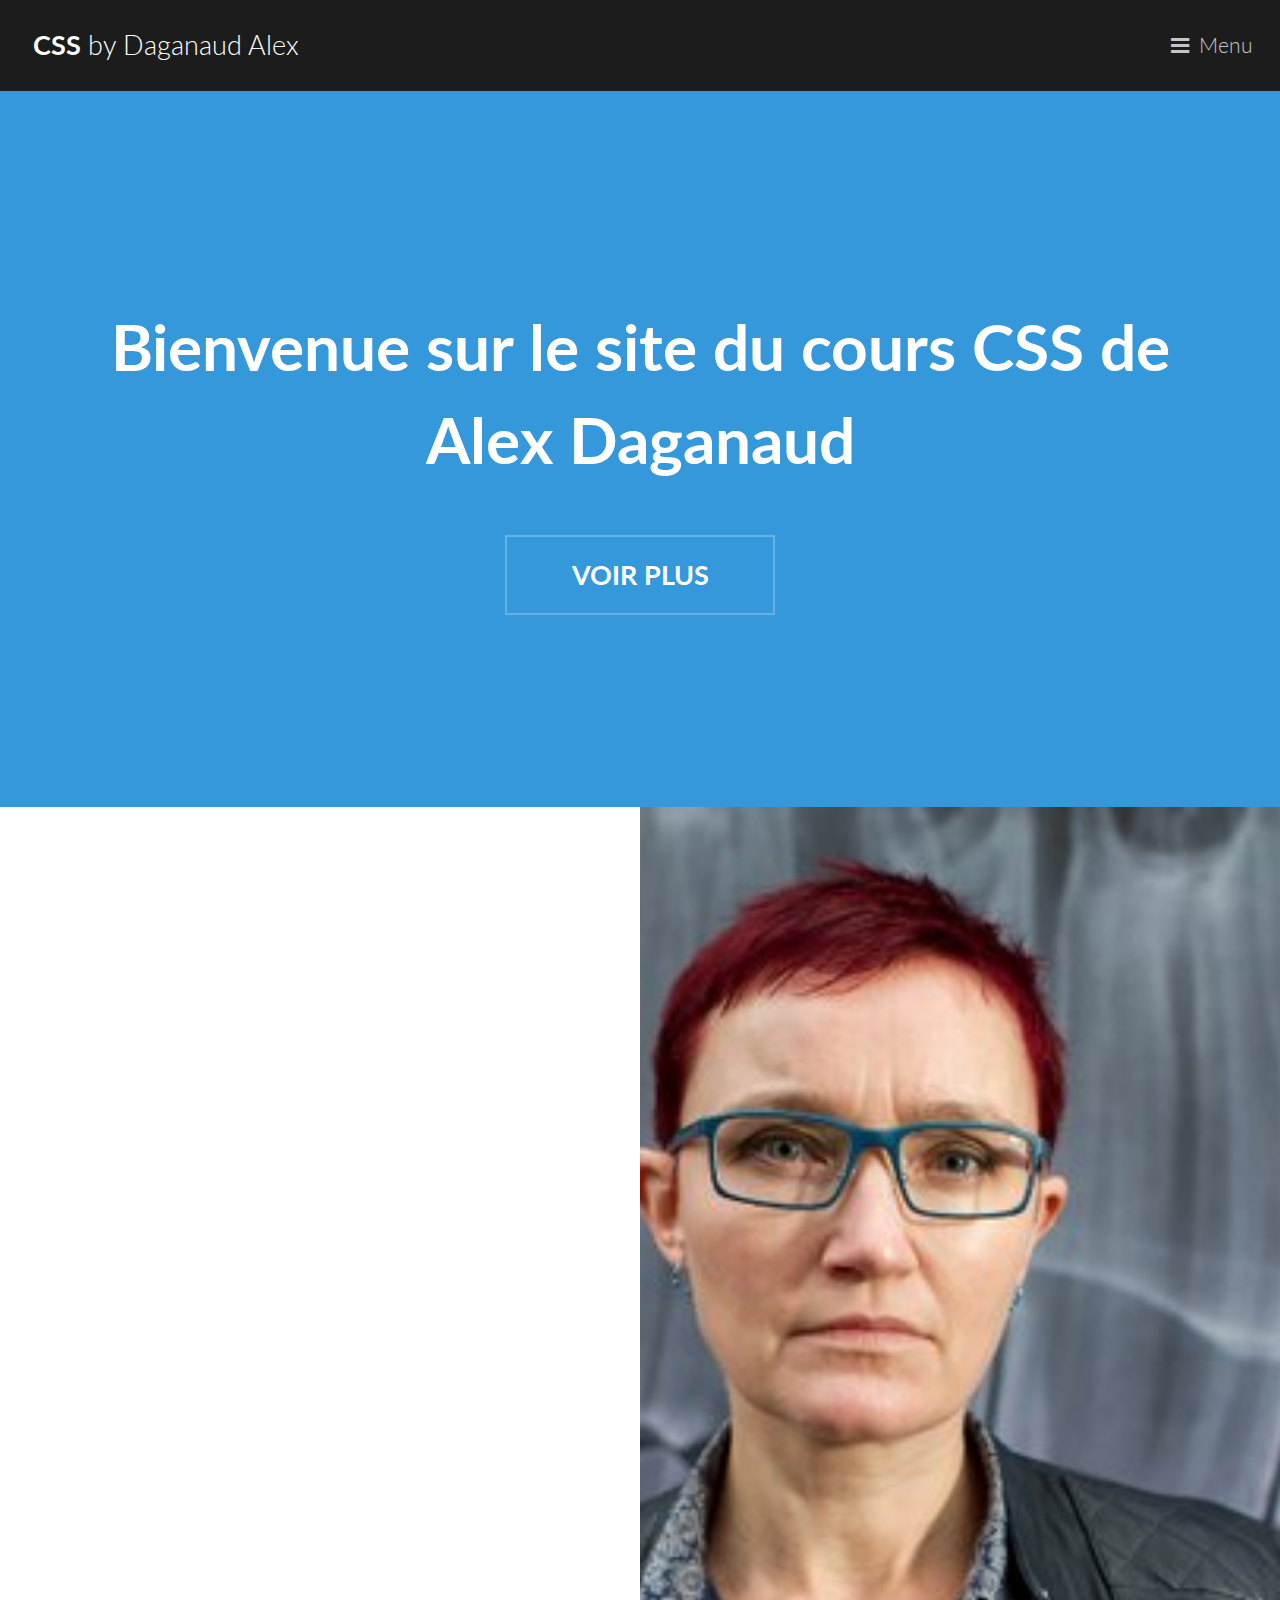
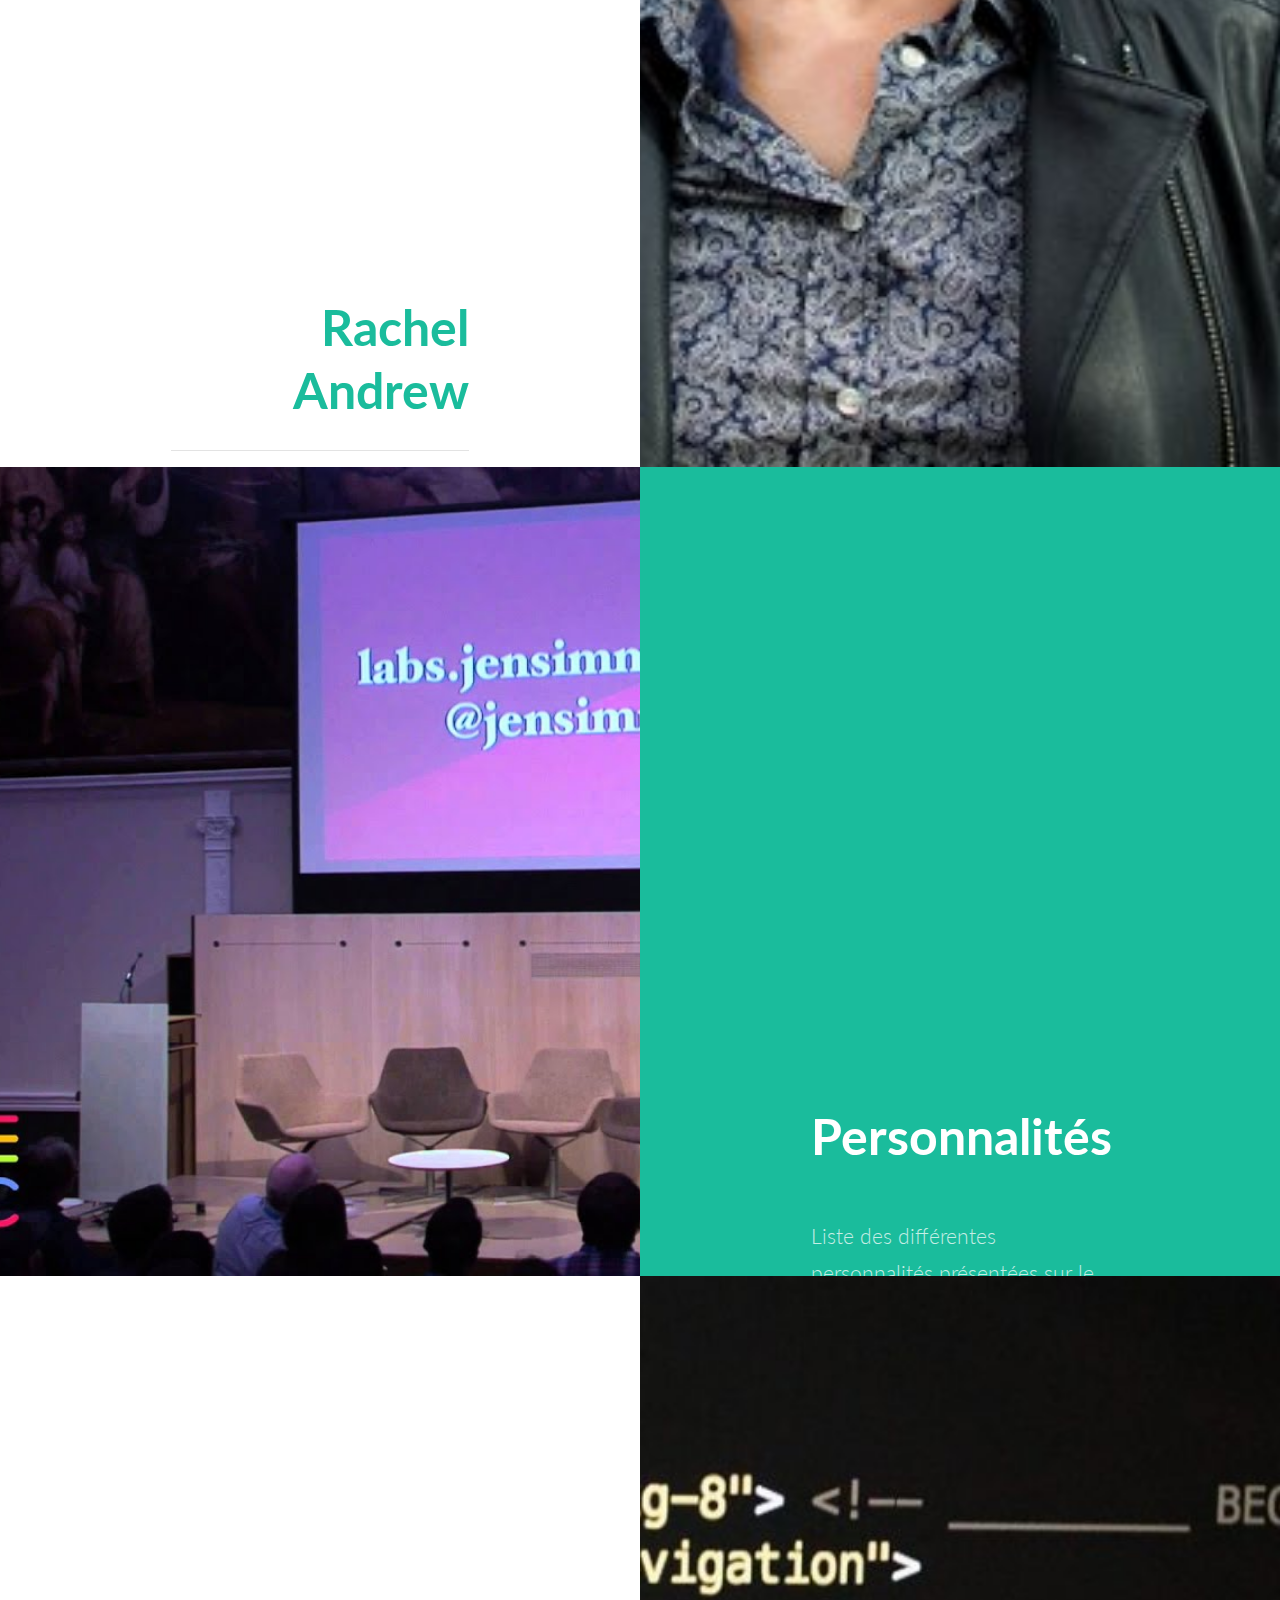
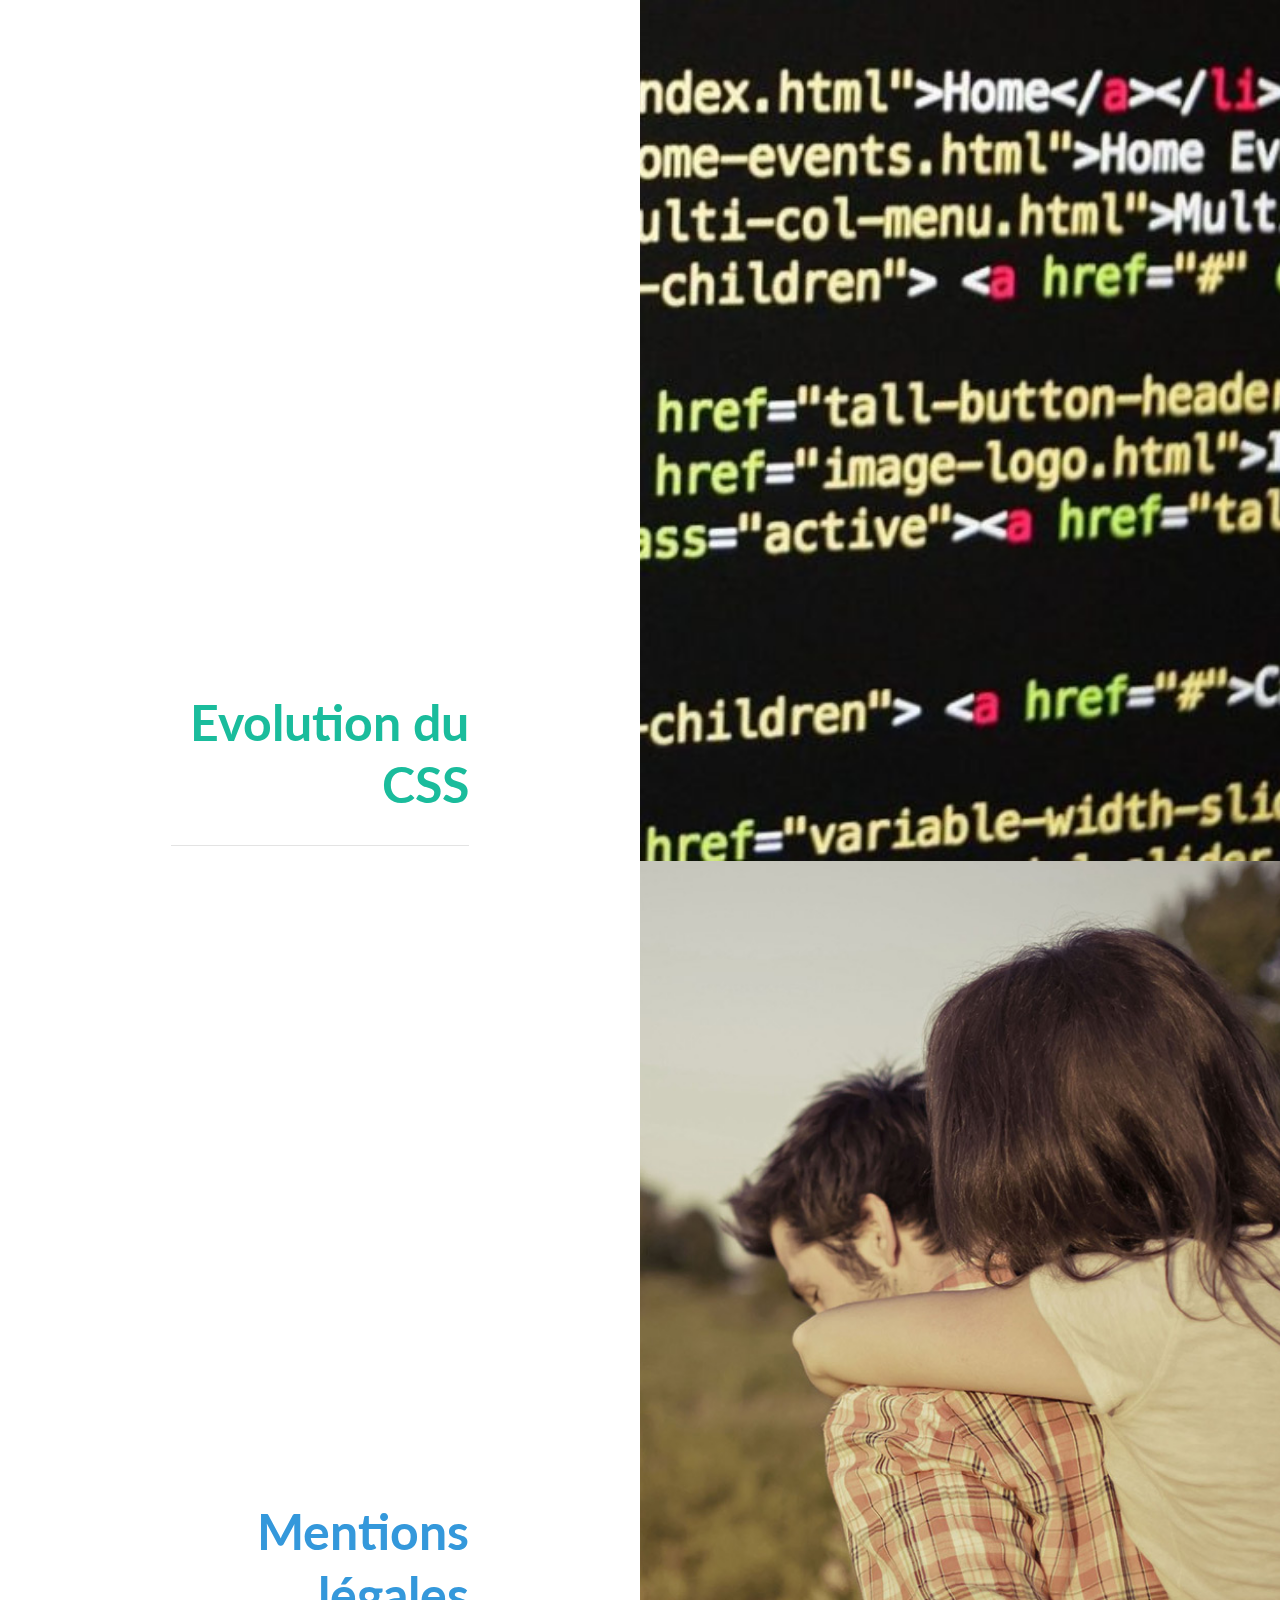
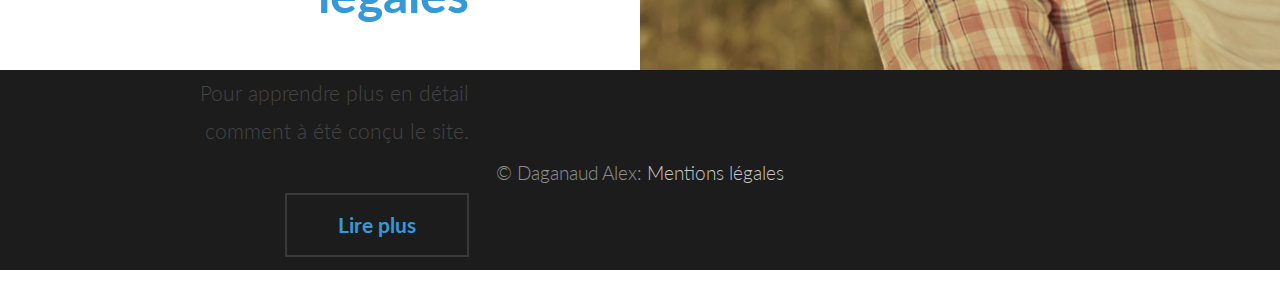
<file: index.html>
<!DOCTYPE HTML>

<html>
	<head>
		<title>CSS B3</title>
		<meta charset="utf-8" />
		<meta name="viewport" content="width=device-width, initial-scale=1" />
		<link rel="stylesheet" href="assets/css/main.css" />
	</head>
	<body>

		<!-- Header -->
			<header id="header">
				<a href="index.html" class="logo"><strong>CSS</strong> by Daganaud Alex</a>
				<nav>
					<a href="#menu">Menu</a>
				</nav>
			</header>

		<!-- Nav -->
			<nav id="menu">
				<ul class="links">
					<li><a href="index.html">Home</a></li>
					<li><a href="rachelandrew.html">Rachel Andrew</a></li>
					<li><a href="personnalites.html">Personnalités</a></li>
					<li><a href="evolutionducss.html">Evolution du CSS</a></li>
					<li><a href="mentionslegales.html">Mentions légales</a></li>
				</ul>
			</nav>

		<!-- Banner -->
			<section id="banner">
				<div class="inner">
					<h1>Bienvenue sur le site du cours CSS de Alex Daganaud</h1>
					<ul class="actions">
						<li><a href="#one" class="button alt scrolly big">VOIR PLUS</a></li>
					</ul>
				</div>
			</section>

		<!-- One -->
			<article id="one" class="post style1">
				<div class="image">
					<img src="images/pic15.jpg" alt="" data-position="75% center" />
				</div>
				<div class="content">
					<div class="inner">
						<header>
							<h2><a href="generic.html">Rachel Andrew</a></h2>
							<p class="info">3 days ago by <a href="#">Daganaud Alex</a></p>
						</header>
						<p>A l'honneur ce mois-ci Rachel Andrew. Rachel Andrew est une développeur Web britannique, auteur et conférencière connue pour son expertise en HTML, CSS, JavaScript et PHP. Elle est une experte invitée du groupe de travail CSS créé par le World Wide Web Consortium. Andrew est également expert développeur Google et ancien membre du Web Standards Project.</p>
						<ul class="actions">
							<li><a href="rachelandrew.html" class="button alt">Lire plus</a></li>
						</ul>
					</div>
				</div>
			</article>

		<!-- Two -->
			<article id="two" class="post invert style1 alt">
				<div class="image">
					<img src="images/pic13.jpg" alt="" data-position="10% center" />
				</div>
				<div class="content">
					<div class="inner">
						<header>
							<h2><a href="personnalites">Personnalités</a></h2>

						</header>
						<p>Liste des différentes personnalités présentées sur le site.</p>
						<ul class="actions">
							<li><a href="personnalites.html" class="button alt">Lire plus</a></li>
						</ul>
					</div>

				</div>
			</article>

<!-- Three -->
			<article id="one" class="post style1">
				<div class="image">
					<img src="images/pic02.jpg" alt="" data-position="75% center" />
				</div>
				<div class="content">
					<div class="inner">
						<header>
							<h2><a href="evolutionducss.html">Evolution du CSS</a></h2>
							<p class="info">3 days ago by <a href="#">Daganaud Alex</a></p>
						</header>
						<p>CSS est l'acronyme de « Cascading Style Sheets » ce qui signifie « feuille de style en cascade ». Le CSS correspond à un langage informatique permettant de mettre en forme des pages web (HTML ou XML). Ce langage est donc composé des fameuses « feuilles de style en cascade » également appelées fichiers CSS.</p>
						<ul class="actions">
							<li><a href="evolutionducss.html" class="button alt">Lire plus</a></li>
						</ul>
					</div>

				</div>
			</article>

<!-- Four -->

			<article id="three" class="post style2">
				<div class="image">
					<img src="images/pic14.jpg" alt="" data-position="80% center" />
				</div>
				<div class="content">
					<div class="inner">
						<header>
							<h2><a href="mentionslegales.html">Mentions légales</a></h2>

						</header>
						<p>Pour apprendre plus en détail comment à été conçu le site.</p>
						<ul class="actions">
							<li><a href="generic.html" class="button alt">Lire plus</a></li>
						</ul>
					</div>

				</div>
			</article>



		<!-- Footer -->
			<footer id="footer">
				<div class="copyright">
					&copy; Daganaud Alex: <a href="mentionslegales.html">Mentions légales</a>
				</div>
			</footer>

		<!-- Scripts -->
			<script src="assets/js/jquery.min.js"></script>
			<script src="assets/js/jquery.scrolly.min.js"></script>
			<script src="assets/js/skel.min.js"></script>
			<script src="assets/js/util.js"></script>
			<script src="assets/js/main.js"></script>

	</body>
</html>
</file>
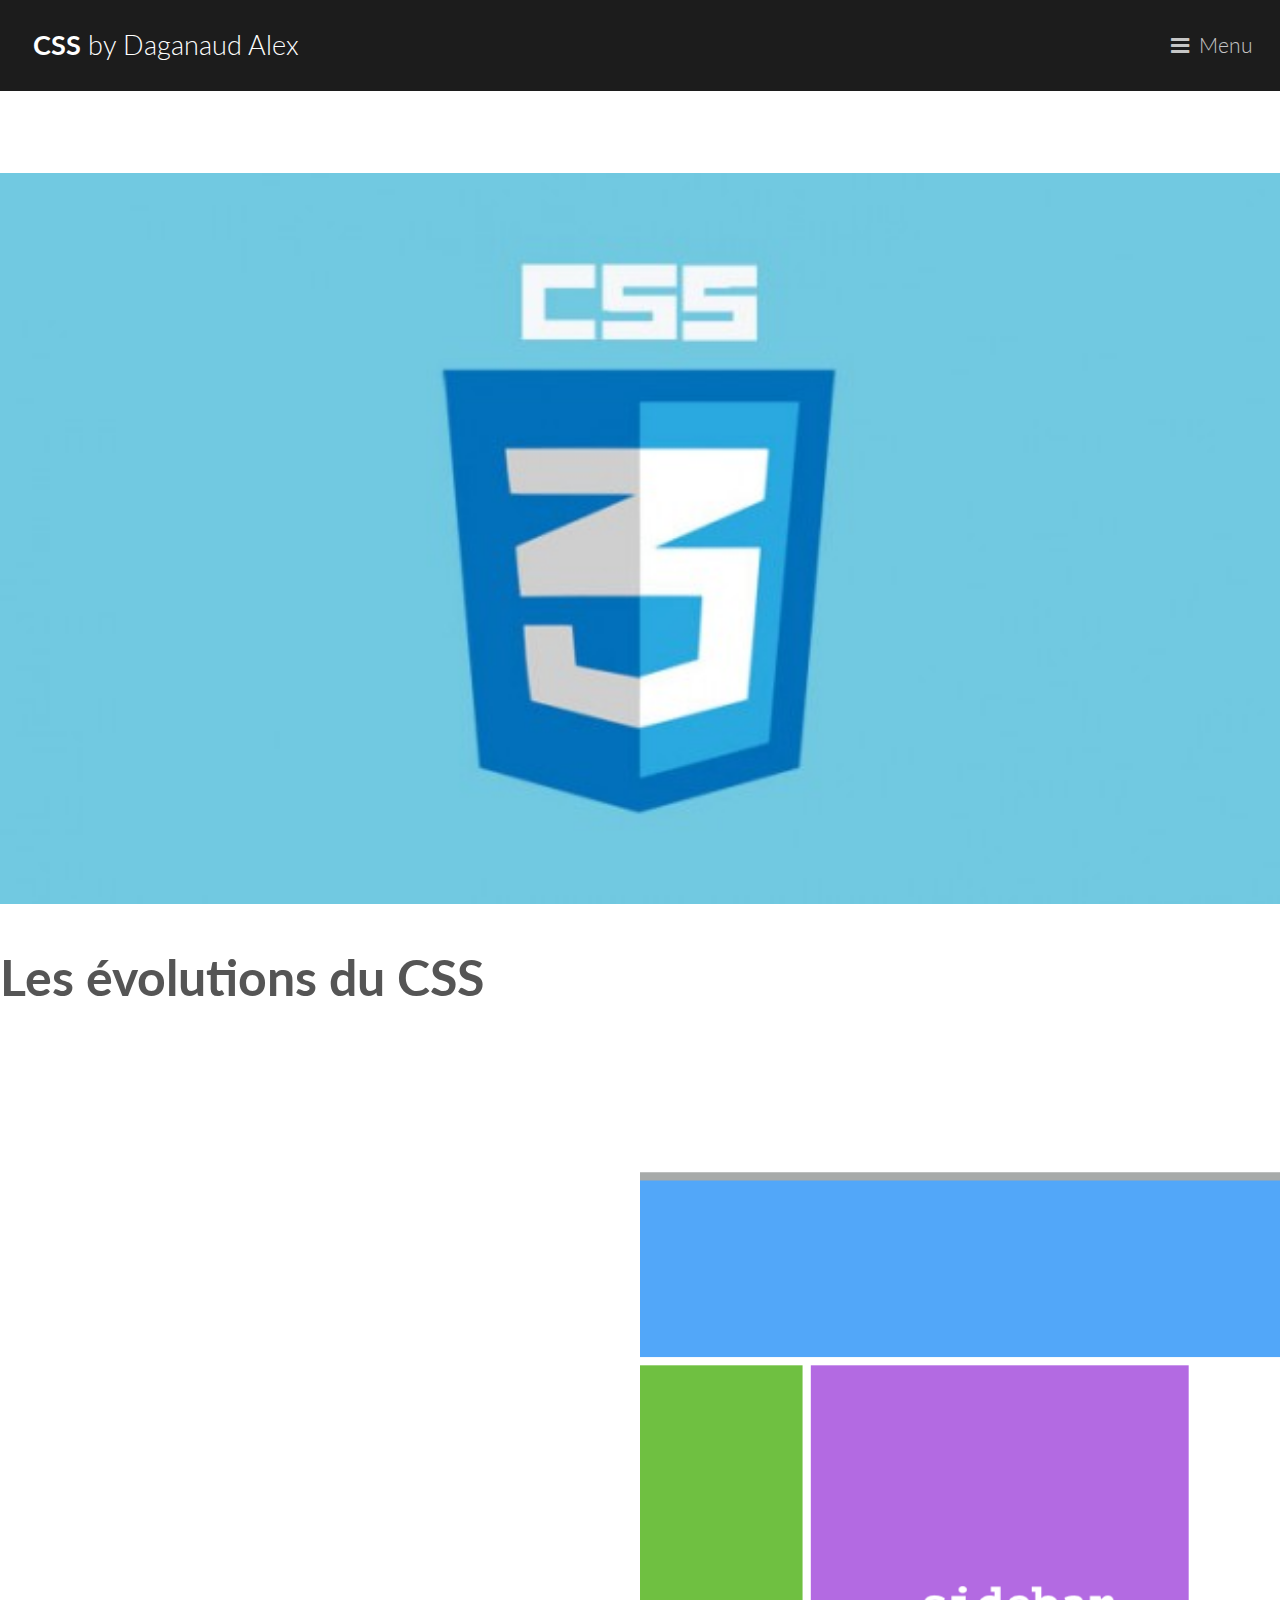
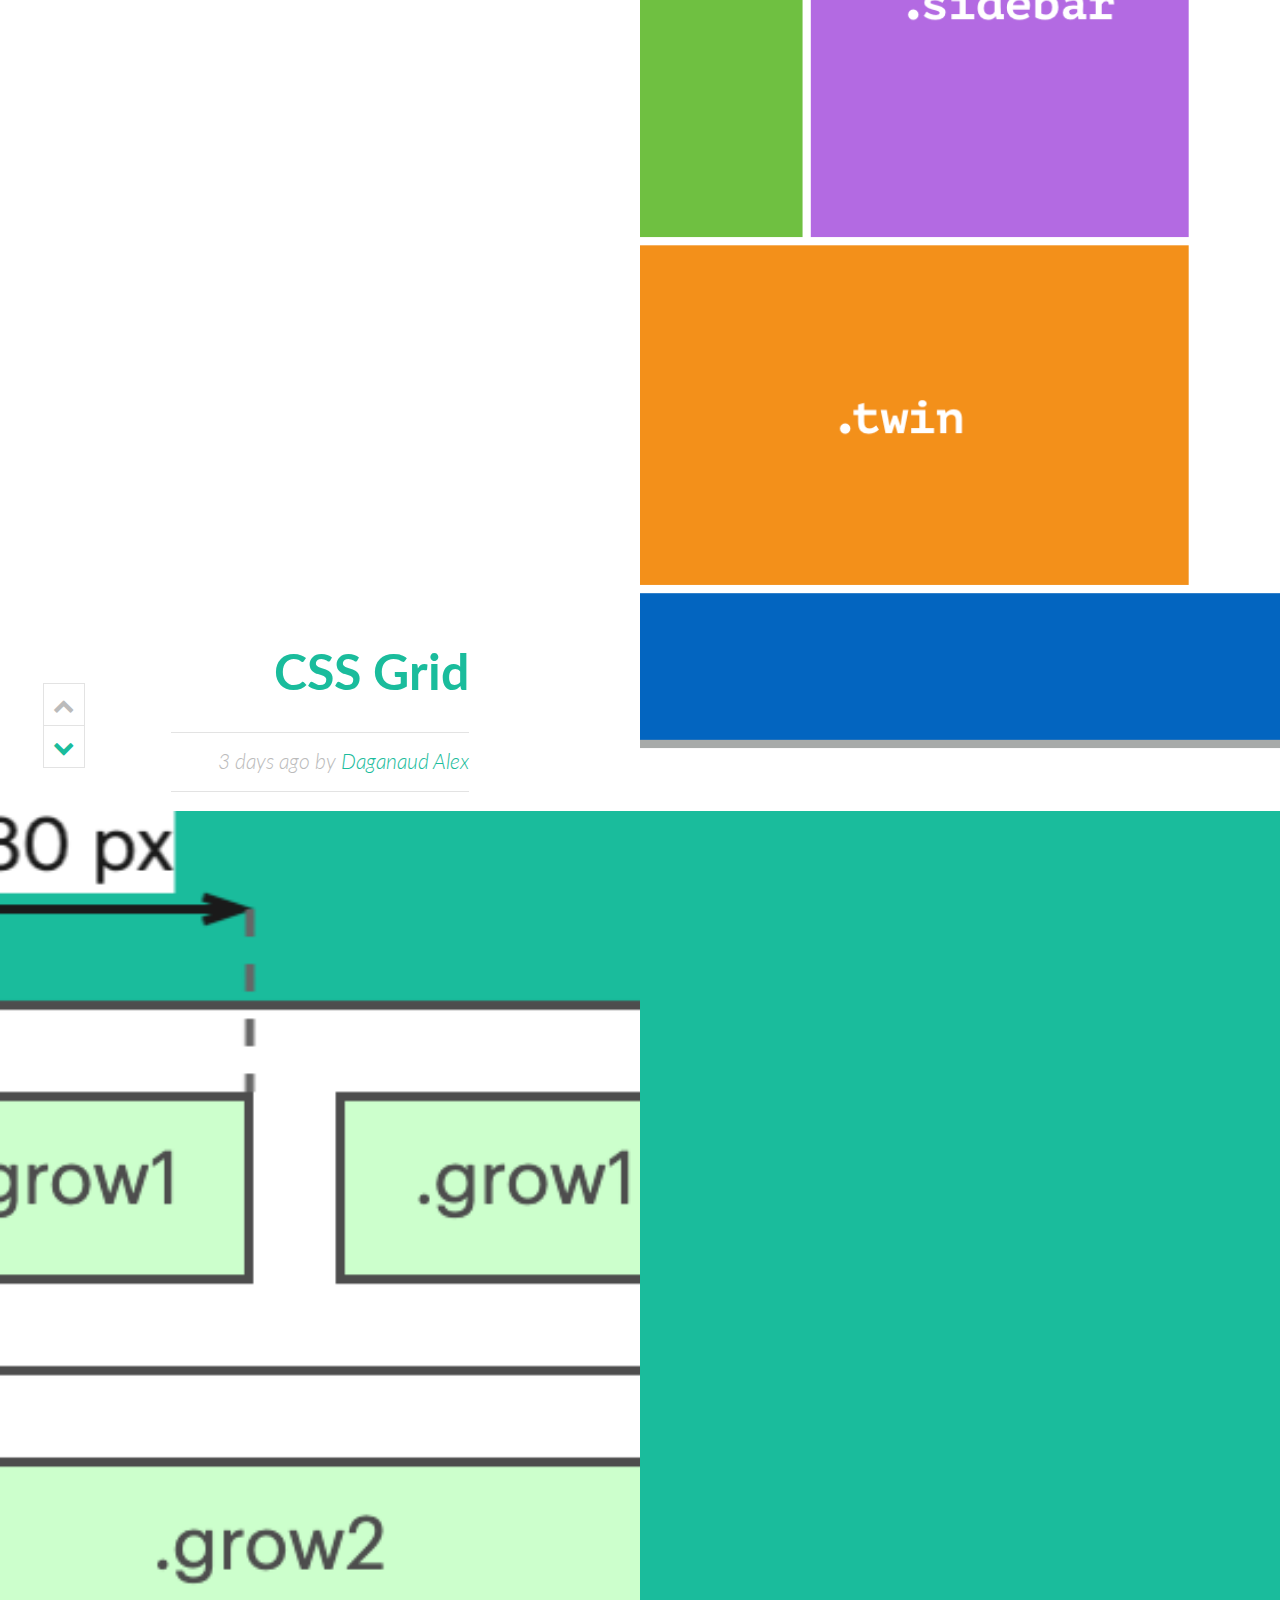
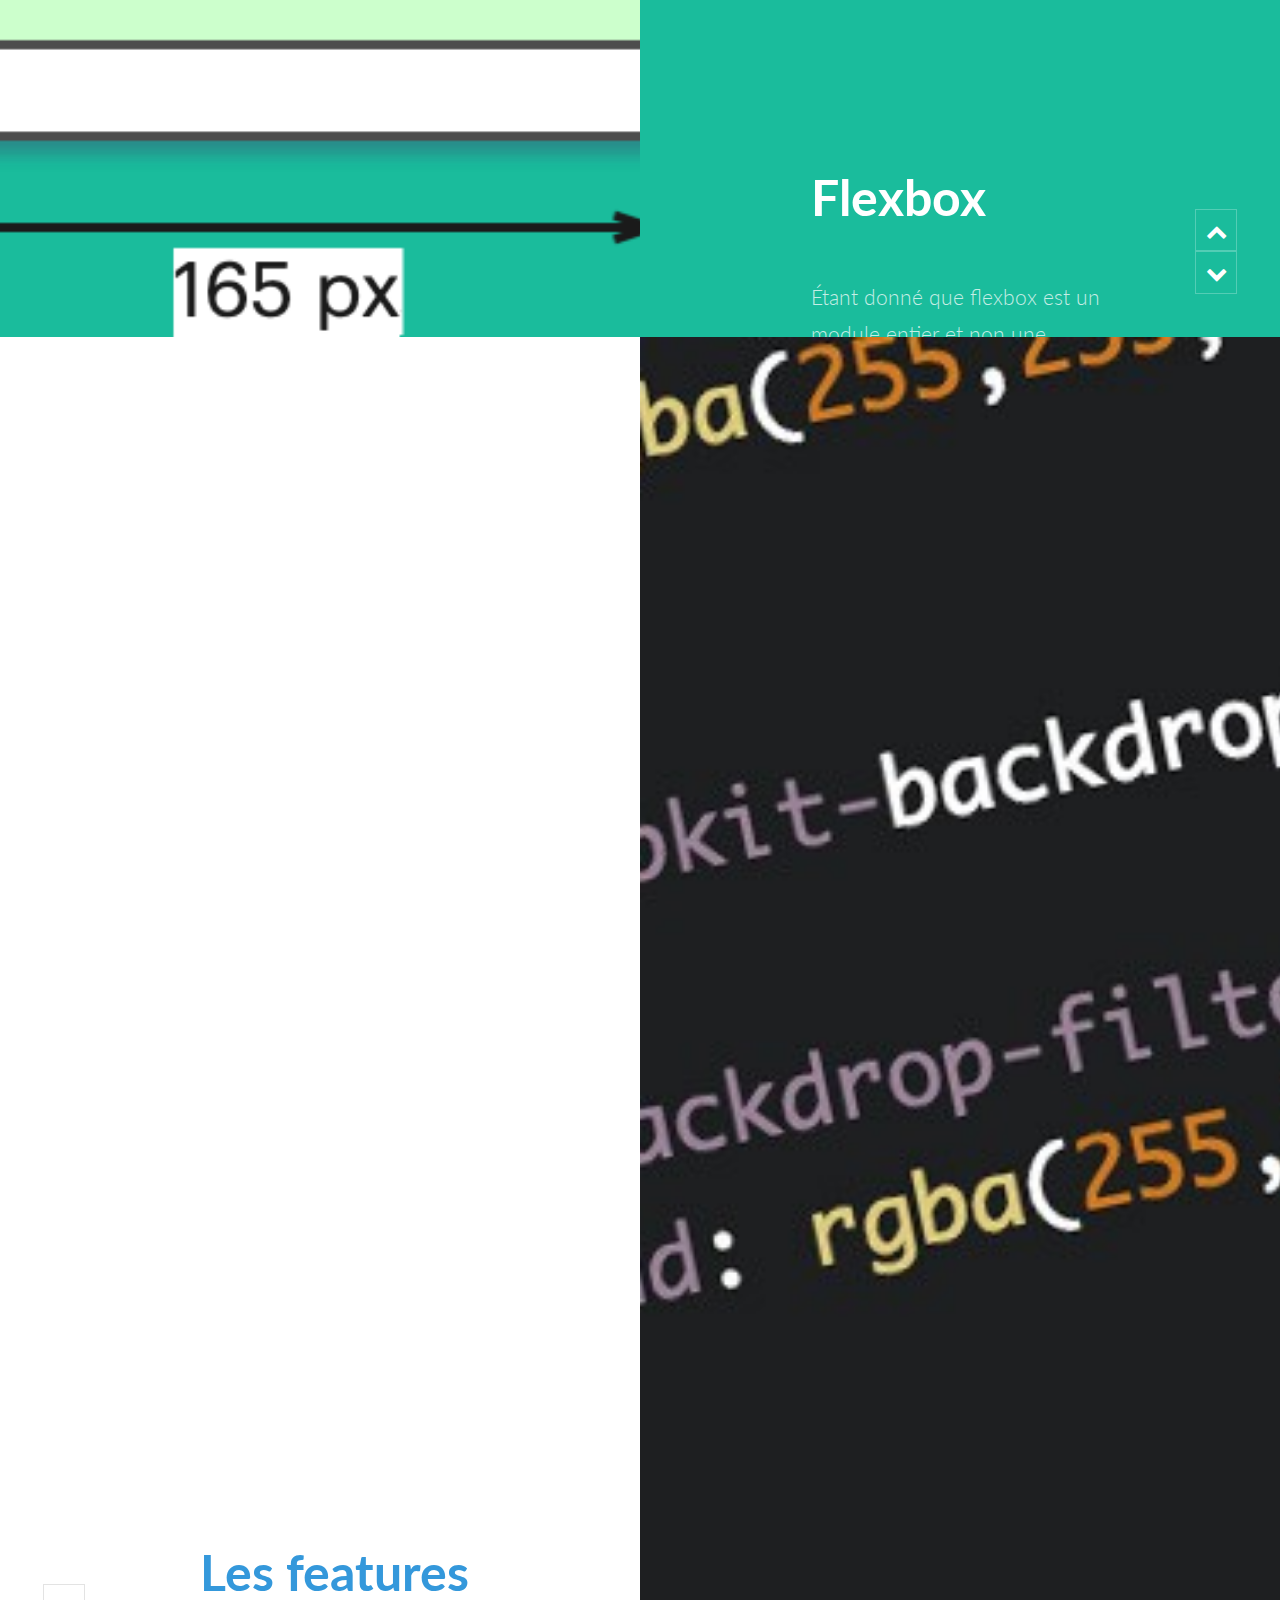
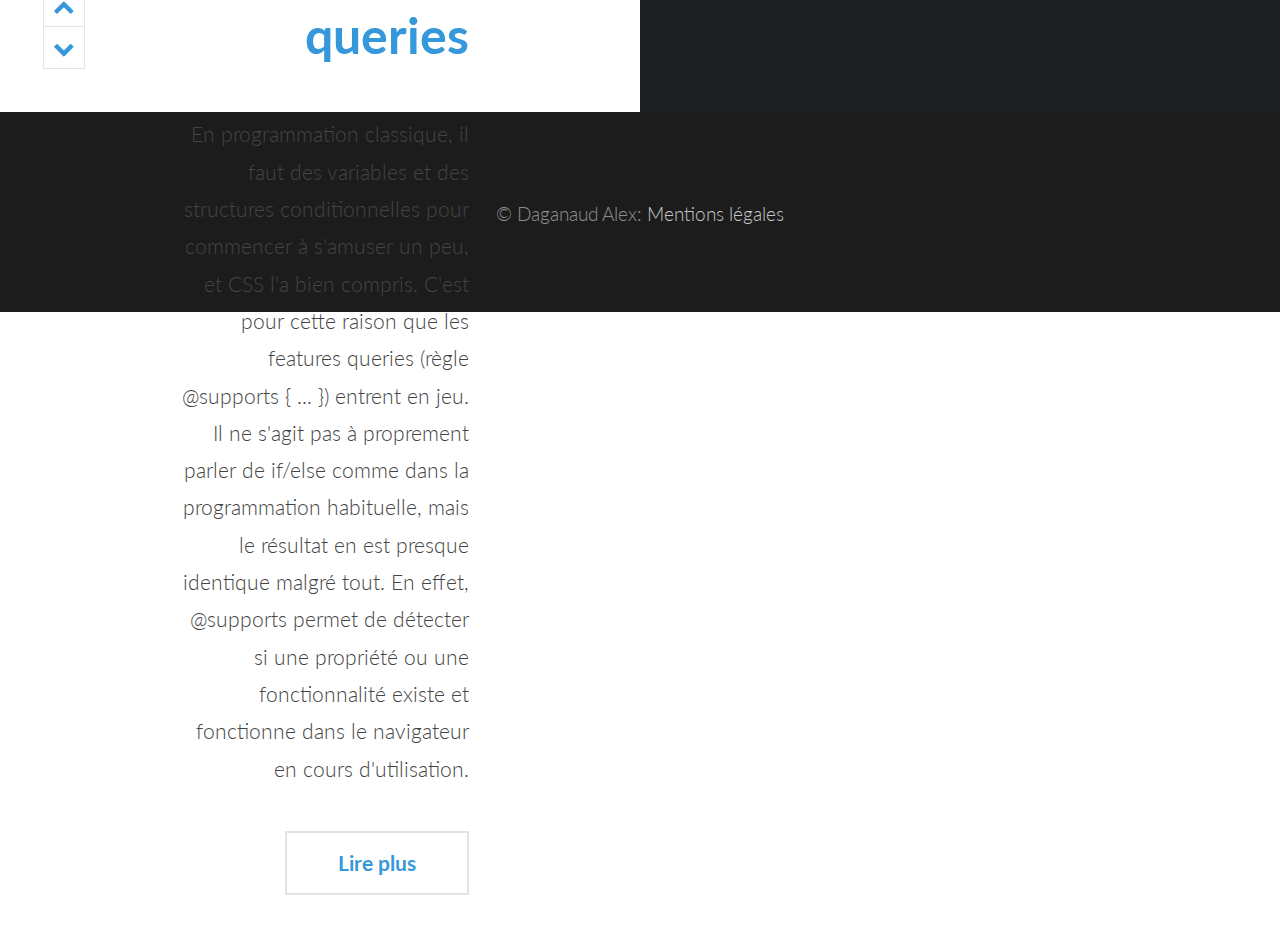
<file: evolutionducss.html>
<!DOCTYPE HTML>

<html>
	<head>
		<title>Evolution du CSS</title>
		<meta charset="utf-8" />
		<meta name="viewport" content="width=device-width, initial-scale=1" />
		<link rel="stylesheet" href="assets/css/main.css" />
	</head>
	<body>

		<!-- Header -->
			<header id="header">
				<a href="index.html" class="logo"><strong>CSS</strong> by Daganaud Alex</a>
				<nav>
					<a href="#menu">Menu</a>
				</nav>
			</header>

		<!-- Nav -->
			<nav id="menu">
				<ul class="links">
					<li><a href="index.html">Home</a></li>
					<li><a href="rachelandrew.html">Rachel Andrew</a></li>
					<li><a href="personnalites.html">Personnalités</a></li>
					<li><a href="evolutionducss.html">Evolution du CSS</a></li>
					<li><a href="mentionslegales.html">Mentions légales</a></li>
				</ul>
			</nav>

		<!-- Main -->
			<section id="main">
				<div class="inner">
					<div class="image fit">
						<img src="images/pic03.jpg" alt="" />
					</div>
					<header>
						<h1>Les évolutions du CSS</h1>
					</header>
				</div>
			</section>

			<!-- One -->
				<article id="one" class="post style1">
					<div class="image">
						<img src="images/pic06.jpg" alt="" data-position="75% center" />
					</div>
					<div class="content">
						<div class="inner">
							<header>
								<h2><a href="https://css-tricks.com/snippets/css/complete-guide-grid/">CSS Grid</a></h2>
								<p class="info">3 days ago by <a href="#">Daganaud Alex</a></p>
							</header>
							<p>Le CSS Grid Layout est le système de mise en page le plus puissant disponible en CSS. C'est un système bidimensionnel, ce qui signifie qu'il peut gérer à la fois des colonnes et des lignes, contrairement à flexbox qui est en grande partie un système unidimensionnel. Vous travaillez avec la grille en appliquant des règles CSS à la fois à un élément parent (qui devient le conteneur de la grille) et aux enfants de cet élément (qui deviennent les éléments de la grille).</p>
							<ul class="actions">
								<li><a href="https://css-tricks.com/snippets/css/complete-guide-grid/" class="button alt">Lire plus</a></li>
							</ul>
						</div>
						<div class="postnav">
							<a href="#" class="prev disabled"><span class="icon fa-chevron-up"></span></a>
							<a href="#two" class="scrolly next"><span class="icon fa-chevron-down"></span></a>
						</div>
					</div>
				</article>

			<!-- Two -->
				<article id="two" class="post invert style1 alt">
					<div class="image">
						<img src="images/pic08.jpg" alt="" data-position="10% center" />
					</div>
					<div class="content">
						<div class="inner">
							<header>
								<h2><a href="https://css-tricks.com/snippets/css/a-guide-to-flexbox/">Flexbox</a></h2>

							</header>
							<p>Étant donné que flexbox est un module entier et non une propriété unique, il implique beaucoup de choses, y compris l'ensemble de ses propriétés. Certaines d'entre elles sont destinées à être placées sur le conteneur (élément parent, connu sous le nom de "conteneur flex") tandis que les autres sont destinées à être placées sur les enfants (dites "éléments flex"). </p>
							<ul class="actions">
								<li><a href="https://css-tricks.com/snippets/css/a-guide-to-flexbox/" class="button alt">Lire plus</a></li>
							</ul>
						</div>
						<div class="postnav">
							<a href="#one" class="scrolly prev"><span class="icon fa-chevron-up"></span></a>
							<a href="#three" class="scrolly next"><span class="icon fa-chevron-down"></span></a>
						</div>
					</div>
				</article>

			<!-- Three -->
				<article id="three" class="post style2">
					<div class="image">
						<img src="images/pic09.jpg" alt="" data-position="80% center" />
					</div>
					<div class="content">
						<div class="inner">
							<header>
								<h2><a href="https://blog.internet-formation.fr/2019/06/5-nouveautes-css-qui-vont-tout-changer-a-la-mise-en-forme/">Les features queries</a></h2>

							</header>
							<p>En programmation classique, il faut des variables et des structures conditionnelles pour commencer à s'amuser un peu, et CSS l'a bien compris. C'est pour cette raison que les features queries (règle @supports { ... }) entrent en jeu. Il ne s'agit pas à proprement parler de if/else comme dans la programmation habituelle, mais le résultat en est presque identique malgré tout. En effet, @supports permet de détecter si une propriété ou une fonctionnalité existe et fonctionne dans le navigateur en cours d'utilisation.</p>
							<ul class="actions">
								<li><a href="https://blog.internet-formation.fr/2019/06/5-nouveautes-css-qui-vont-tout-changer-a-la-mise-en-forme/" class="button alt">Lire plus</a></li>
							</ul>
						</div>
						<div class="postnav">
							<a href="#two" class="scrolly prev"><span class="icon fa-chevron-up"></span></a>
							<a href="#four" class="scrolly next"><span class="icon fa-chevron-down"></span></a>
						</div>
					</div>
				</article>

		<!-- Footer -->
			<footer id="footer">
				<div class="copyright">
					&copy; Daganaud Alex: <a href="mentionslegales.html">Mentions légales</a>
				</div>
			</footer>

		<!-- Scripts -->
			<script src="assets/js/jquery.min.js"></script>
			<script src="assets/js/jquery.scrolly.min.js"></script>
			<script src="assets/js/skel.min.js"></script>
			<script src="assets/js/util.js"></script>
			<script src="assets/js/main.js"></script>

	</body>
</html>
</file>
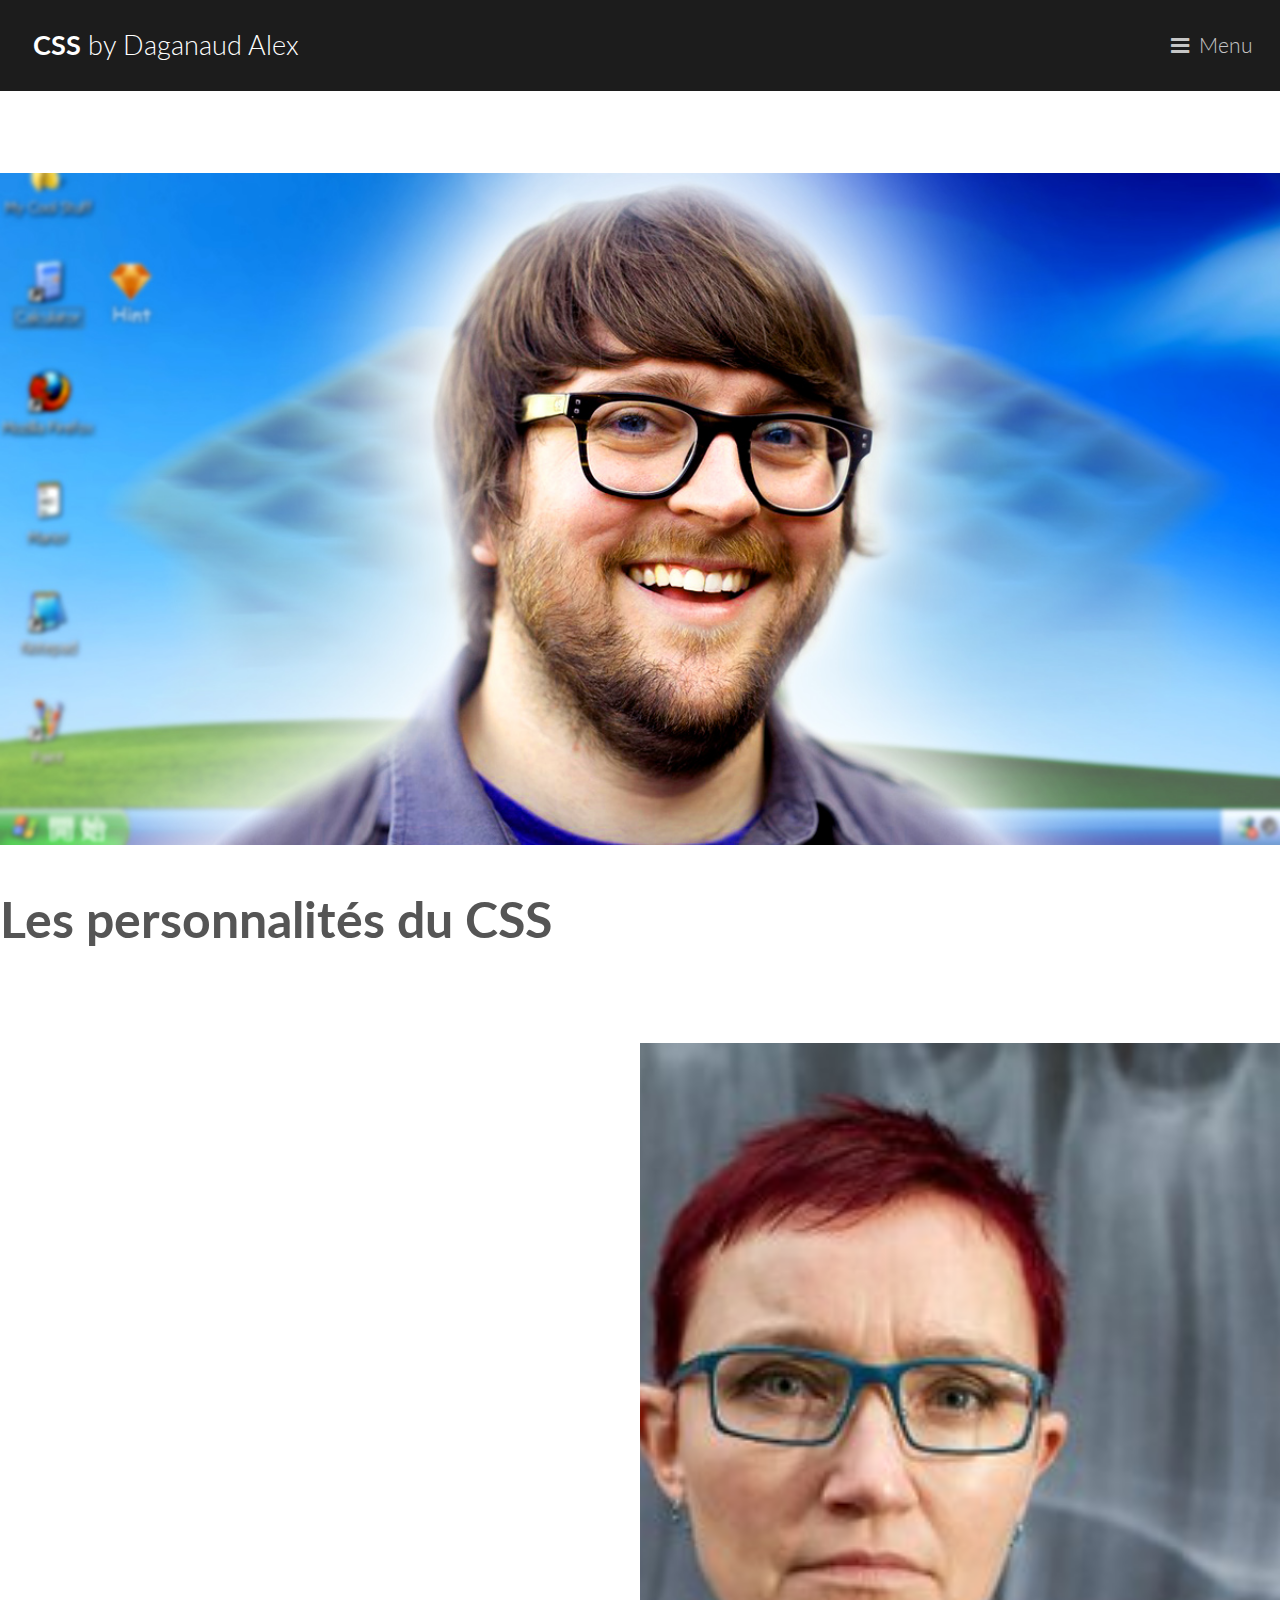
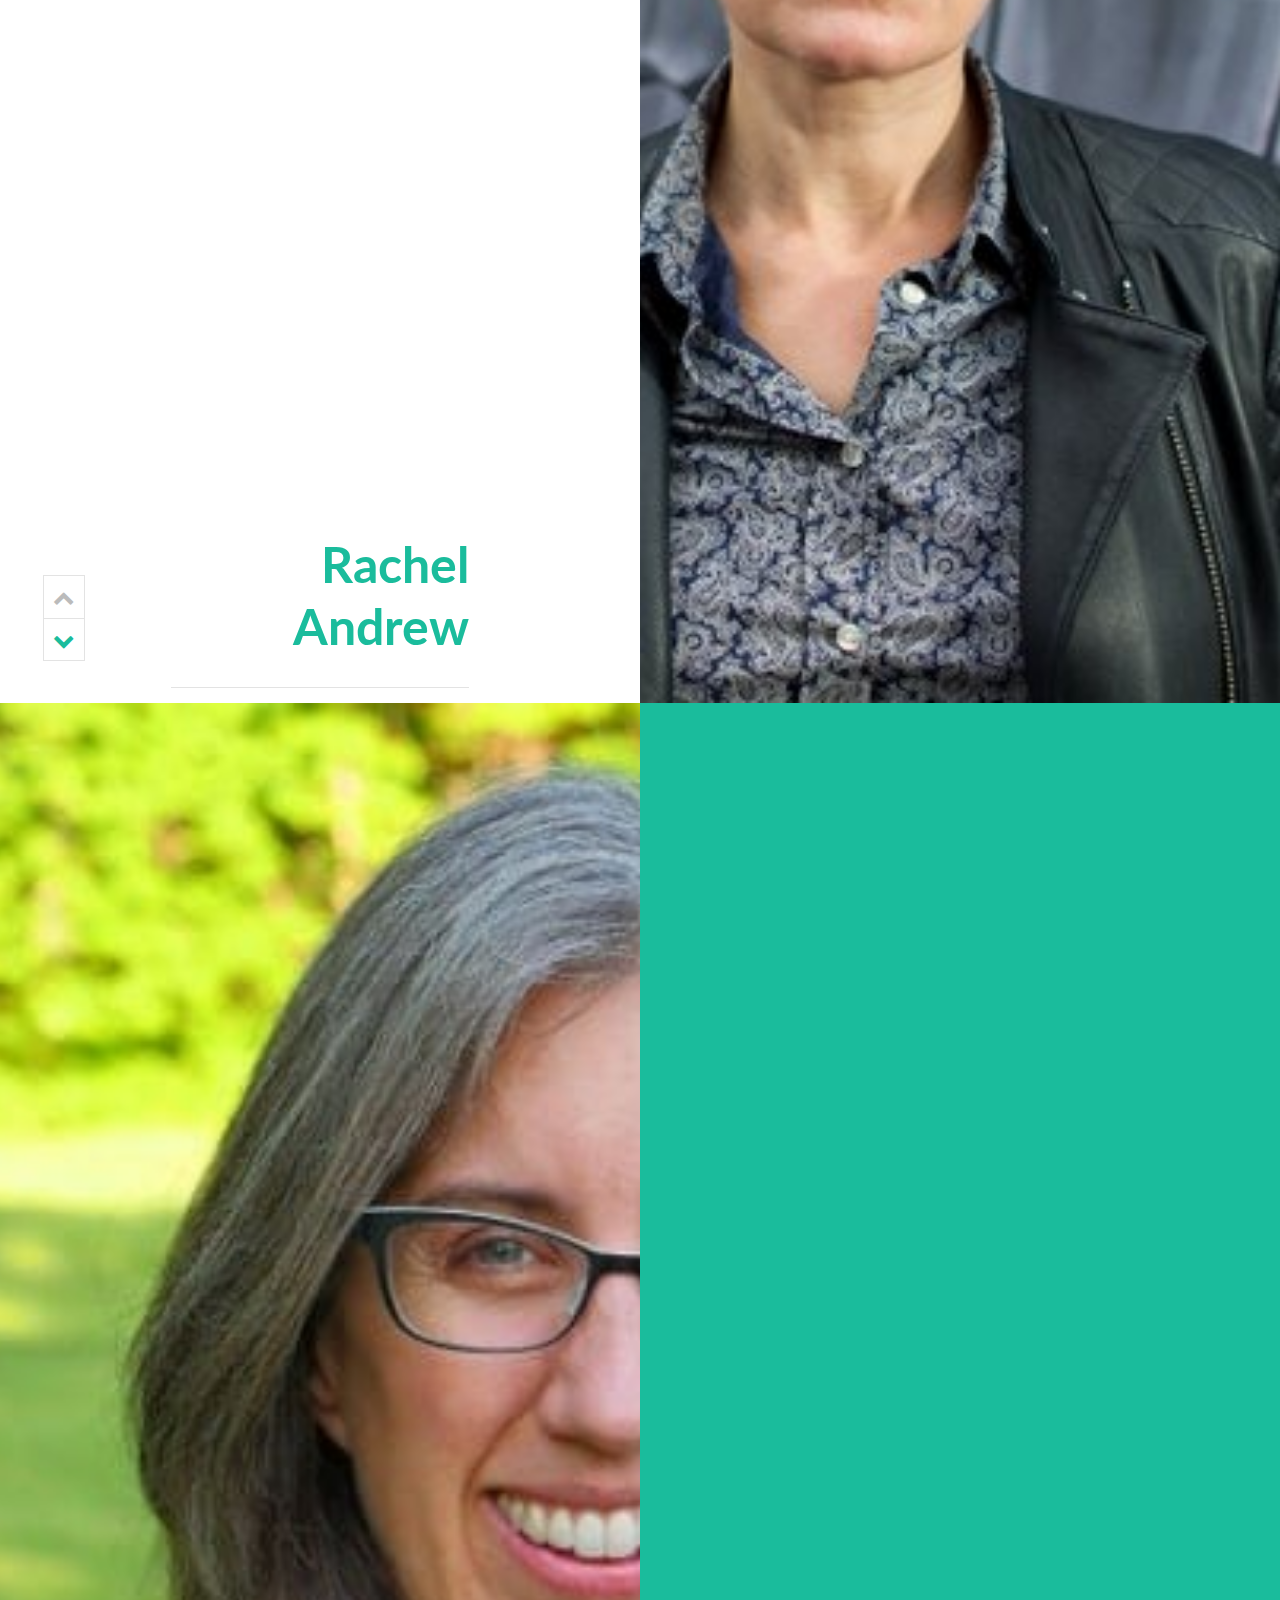
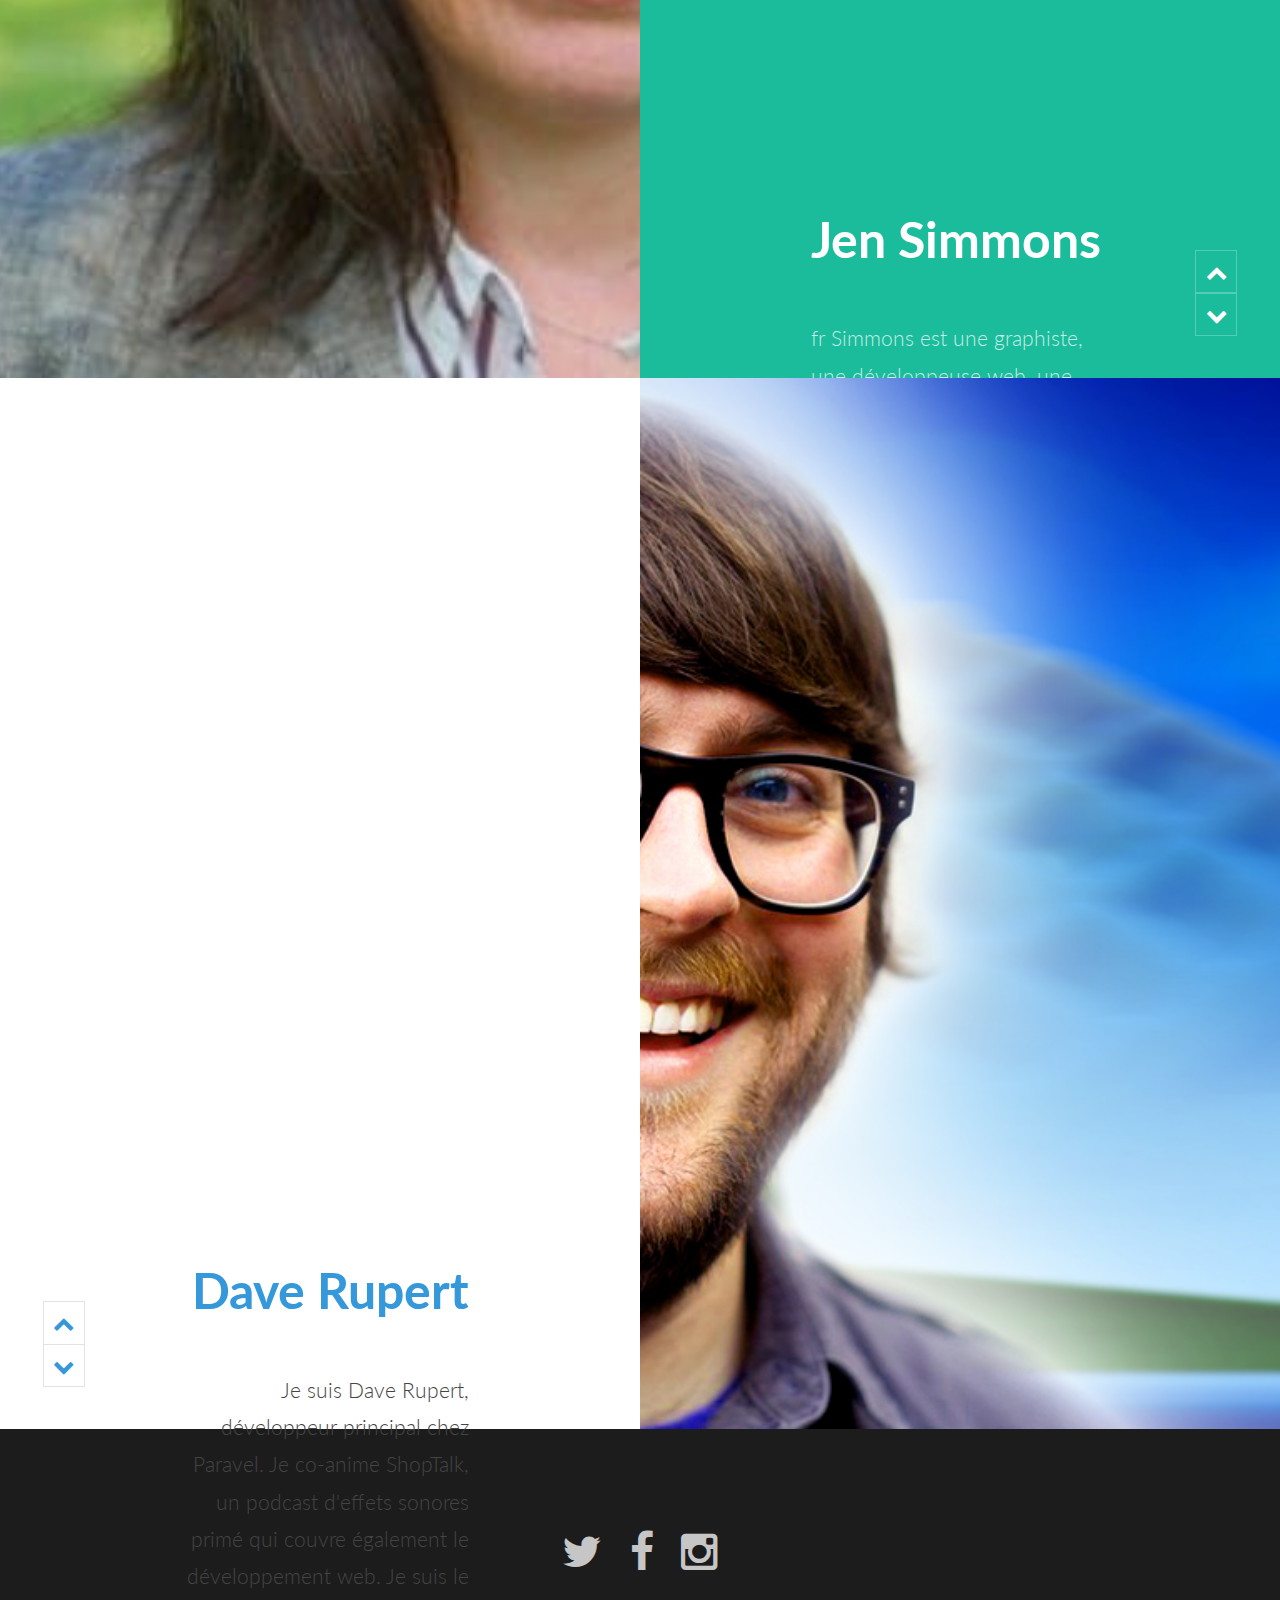
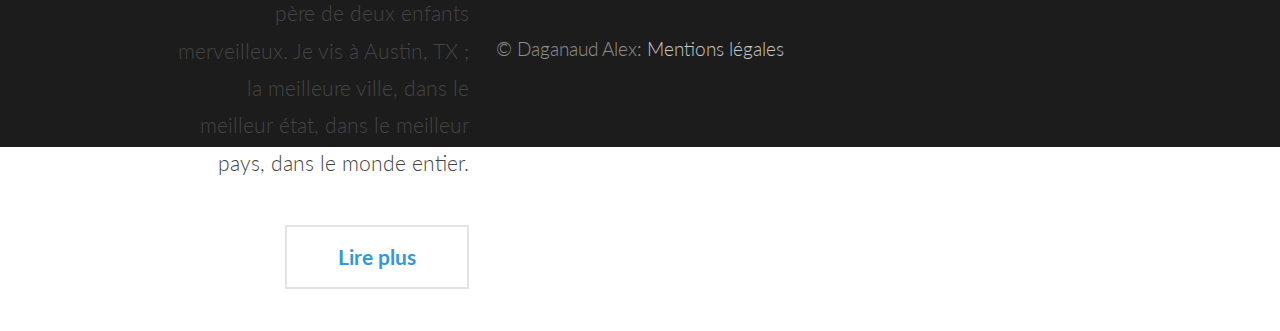
<file: generic.html>
<!DOCTYPE HTML>

<html>
	<head>
		<title>Personnalités - CSS</title>
		<meta charset="utf-8" />
		<meta name="viewport" content="width=device-width, initial-scale=1" />
		<link rel="stylesheet" href="assets/css/main.css" />
	</head>
	<body>

		<!-- Header -->
			<header id="header">
				<a href="index.html" class="logo"><strong>CSS</strong> by Daganaud Alex</a>
				<nav>
					<a href="#menu">Menu</a>
				</nav>
			</header>

		<!-- Nav -->
			<nav id="menu">
				<ul class="links">
					<li><a href="index.html">Home</a></li>
					<li><a href="rachelandrew.html">Rachel Andrew</a></li>
					<li><a href="generic.html">Personnalités</a></li>
					<li><a href="index.html">Evolution du CSS</a></li>
					<li><a href="mentionslegales.html">Mentions légales</a></li>
				</ul>
			</nav>

		<!-- Main -->
			<section id="main">
				<div class="inner">
					<div class="image fit">
						<img src="images/pic01.jpg" alt="" />
					</div>
					<header>
						<h1>Les personnalités du CSS</h1>
					</header>
				</div>
			</section>

			<!-- One -->
				<article id="one" class="post style1">
					<div class="image">
						<img src="images/pic15.jpg" alt="" data-position="75% center" />
					</div>
					<div class="content">
						<div class="inner">
							<header>
								<h2><a href="rachelandrew.html">Rachel Andrew</a></h2>
								<p class="info">3 days ago by <a href="#">Daganaud Alex</a></p>
							</header>
							<p>A l'honneur ce mois-ci Rachel Andrew. Rachel Andrew est une développeur Web britannique, auteur et conférencière connue pour son expertise en HTML, CSS, JavaScript et PHP. Elle est une experte invitée du groupe de travail CSS créé par le World Wide Web Consortium. Andrew est également expert développeur Google et ancien membre du Web Standards Project.</p>
							<ul class="actions">
								<li><a href="rachelandrew.html" class="button alt">Lire plus</a></li>
							</ul>
						</div>
						<div class="postnav">
							<a href="#" class="prev disabled"><span class="icon fa-chevron-up"></span></a>
							<a href="#two" class="scrolly next"><span class="icon fa-chevron-down"></span></a>
						</div>
					</div>
				</article>

			<!-- Two -->
				<article id="two" class="post invert style1 alt">
					<div class="image">
						<img src="images/pic10.jpg" alt="" data-position="10% center" />
					</div>
					<div class="content">
						<div class="inner">
							<header>
								<h2><a href="generic.html">Jen Simmons</a></h2>

							</header>
							<p>fr Simmons est une graphiste, une développeuse web, une éducatrice et une conférencière reconnue pour son expertise dans les standards du web, en particulier HTML et CSS. Elle est membre du groupe de travail CSS créé par le World Wide Web Consortium et a joué un rôle de premier plan dans le déploiement de la grille de présentation CSS. Mme Simmons est actuellement conceptrice et développeur chez Mozilla, où elle a conçu le Grid Inspector du navigateur Firefox. </p>
							<ul class="actions">
								<li><a href="rachelandrew.html" class="button alt">Lire plus</a></li>
							</ul>
						</div>
						<div class="postnav">
							<a href="#one" class="scrolly prev"><span class="icon fa-chevron-up"></span></a>
							<a href="#three" class="scrolly next"><span class="icon fa-chevron-down"></span></a>
						</div>
					</div>
				</article>

			<!-- Three -->
				<article id="three" class="post style2">
					<div class="image">
						<img src="images/pic01.jpg" alt="" data-position="80% center" />
					</div>
					<div class="content">
						<div class="inner">
							<header>
								<h2><a href="mentionslegales.html">Dave Rupert</a></h2>

							</header>
							<p>Je suis Dave Rupert, développeur principal chez Paravel. Je co-anime ShopTalk, un podcast d'effets sonores primé qui couvre également le développement web. Je suis le père de deux enfants merveilleux. Je vis à Austin, TX ; la meilleure ville, dans le meilleur état, dans le meilleur pays, dans le monde entier.</p>
							<ul class="actions">
								<li><a href="rachelandrew.html" class="button alt">Lire plus</a></li>
							</ul>
						</div>
						<div class="postnav">
							<a href="#two" class="scrolly prev"><span class="icon fa-chevron-up"></span></a>
							<a href="#four" class="scrolly next"><span class="icon fa-chevron-down"></span></a>
						</div>
					</div>
				</article>

		<!-- Footer -->
			<footer id="footer">
				<ul class="icons">
					<li><a href="#" class="icon fa-twitter"><span class="label">Twitter</span></a></li>
					<li><a href="#" class="icon fa-facebook"><span class="label">Facebook</span></a></li>
					<li><a href="#" class="icon fa-instagram"><span class="label">Instagram</span></a></li>
				</ul>
				<div class="copyright">
					&copy; Daganaud Alex: <a href="mentionslegales.html">Mentions légales</a>
				</div>
			</footer>

		<!-- Scripts -->
			<script src="assets/js/jquery.min.js"></script>
			<script src="assets/js/jquery.scrolly.min.js"></script>
			<script src="assets/js/skel.min.js"></script>
			<script src="assets/js/util.js"></script>
			<script src="assets/js/main.js"></script>

	</body>
</html>
</file>
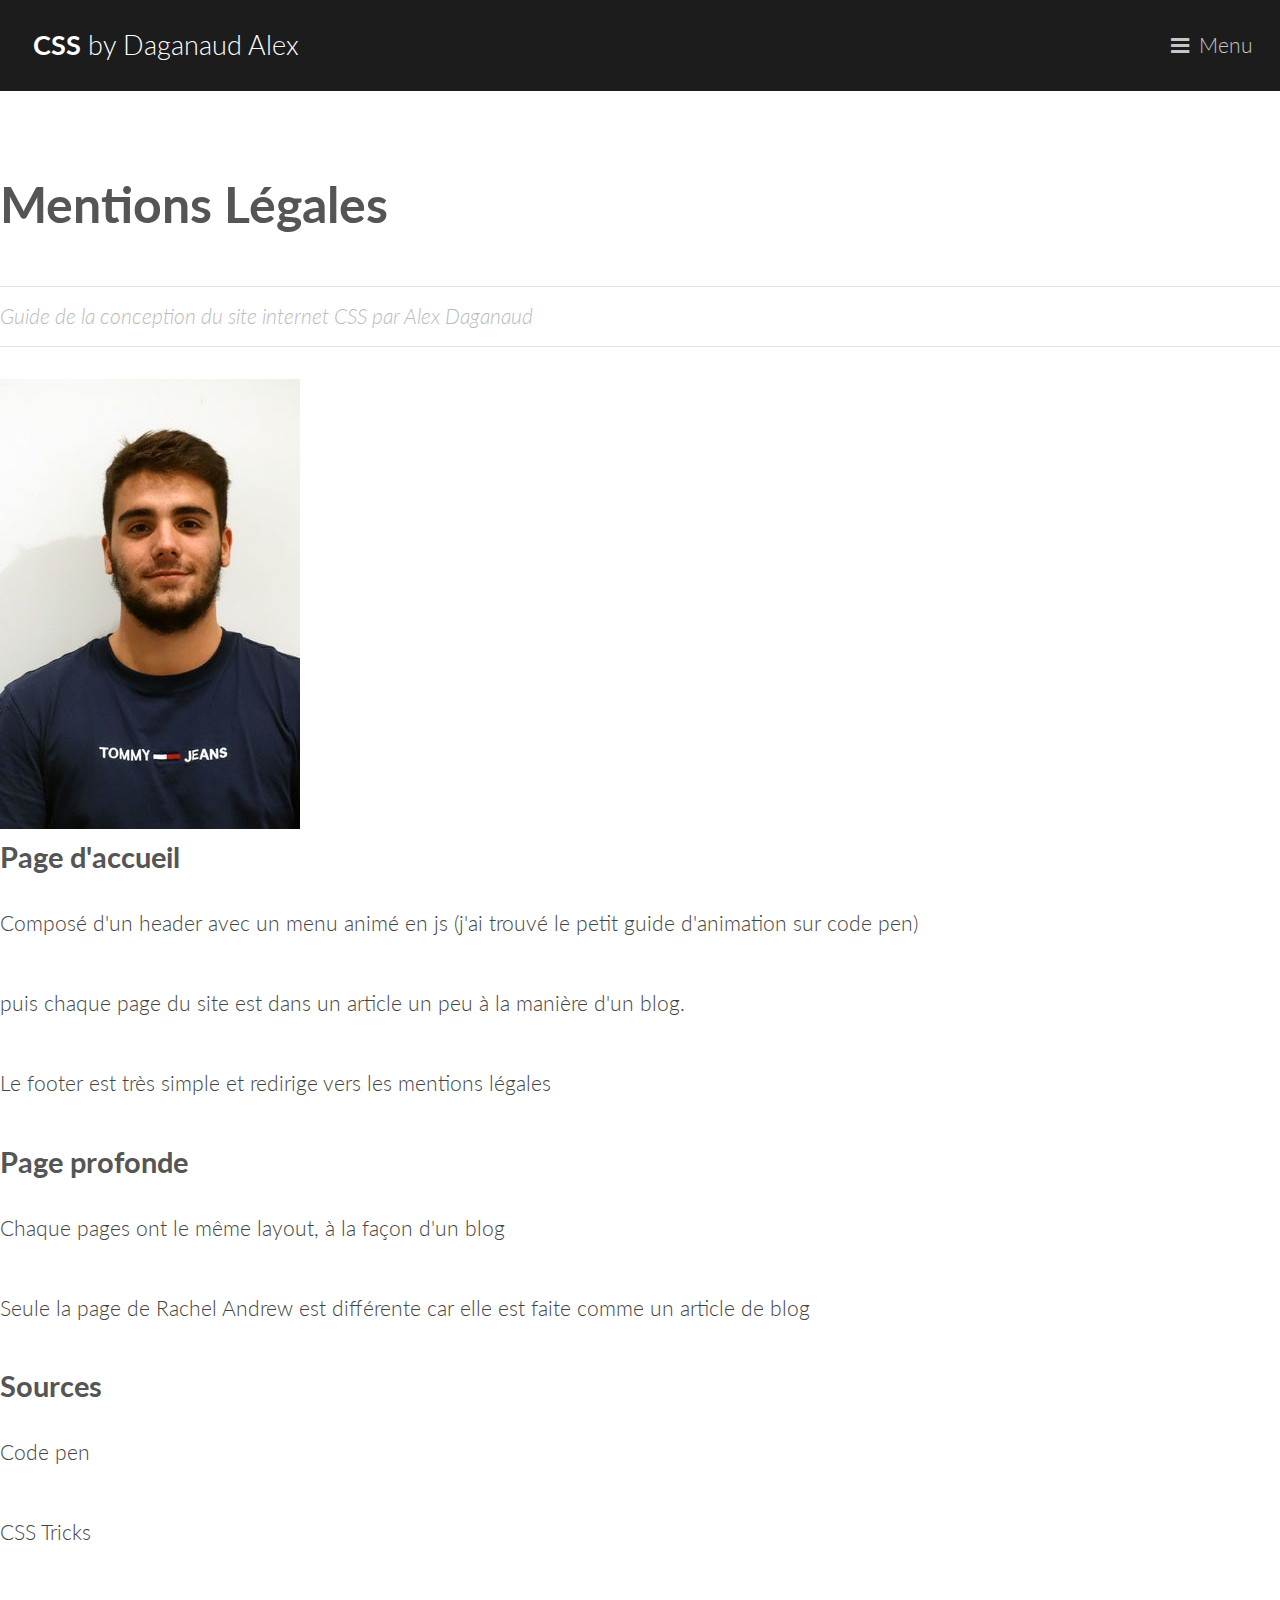
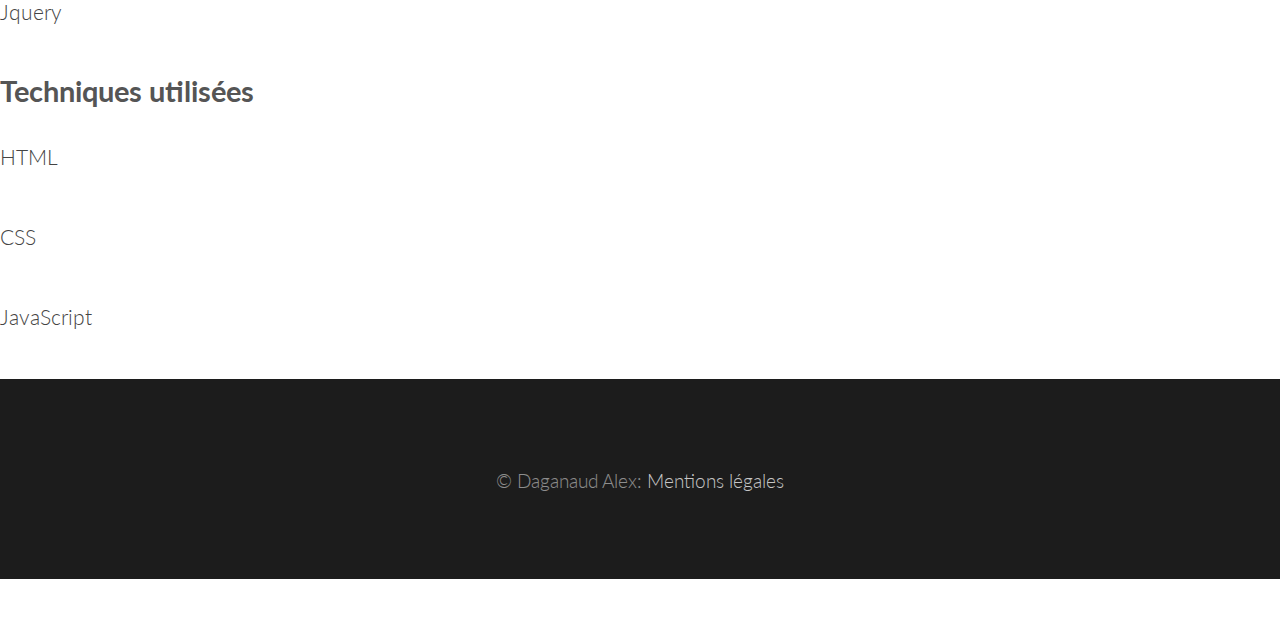
<file: mentionslegales.html>
<!DOCTYPE HTML>
<html>
	<head>
		<title>CSS - Profil complet</title>
		<meta charset="utf-8" />
		<meta name="viewport" content="width=device-width, initial-scale=1" />
		<link rel="stylesheet" href="assets/css/main.css" />
	</head>
	<body>

		<!-- Header -->
			<header id="header">
				<a href="index.html" class="logo"><strong>CSS</strong> by Daganaud Alex</a>
				<nav>
					<a href="#menu">Menu</a>
				</nav>
			</header>

		<!-- Nav -->
			<nav id="menu">
				<ul class="links">
					<li><a href="index.html">Home</a></li>
					<li><a href="rachelandrew.html">Rachel Andrew</a></li>
					<li><a href="personnalites.html">Personnalités</a></li>
					<li><a href="evolutionducss.html">Evolution du CSS</a></li>
					<li><a href="mentionslegales.html">Mentions légales</a></li>
				</ul>
			</nav>

		<!-- Main -->
			<section id="main">
				<div class="inner">
					<header class="major special">
						<h1>Mentions Légales</h1>
						<p>Guide de la conception du site internet CSS par Alex Daganaud</p>
					</header>

					<div class="image">
						<img src="images/pic16.jpg" alt="" data-position="75% center" />
					</div>



							<h3>Page d'accueil</h3>
							<p>Composé d'un header avec un menu animé en js (j'ai trouvé le petit guide d'animation sur code pen)</p>
							<p>puis chaque page du site est dans un article un peu à la manière d'un blog.</p>
							<p>Le footer est très simple et redirige vers les mentions légales</p>


							<h3>Page profonde</h3>
							<p>Chaque pages ont le même layout, à la façon d'un blog </p>
							<p>Seule la page de Rachel Andrew est différente car elle est faite comme un article de blog </p>

							<h3>Sources</h3>
							<p>Code pen</p>
							<p>CSS Tricks</p>
							<p> Jquery </p>

							<h3>Techniques utilisées</h3>
							<p> HTML <p>
							<p> CSS <p>
							<p> JavaScript <p>




		<!-- Footer -->
			<footer id="footer">
				<div class="copyright">
					&copy; Daganaud Alex: <a href="mentionslegales.html">Mentions légales</a>
				</div>
			</footer>

		<!-- Scripts -->
			<script src="assets/js/jquery.min.js"></script>
			<script src="assets/js/jquery.scrolly.min.js"></script>
			<script src="assets/js/skel.min.js"></script>
			<script src="assets/js/util.js"></script>
			<script src="assets/js/main.js"></script>

	</body>
</html>
</file>
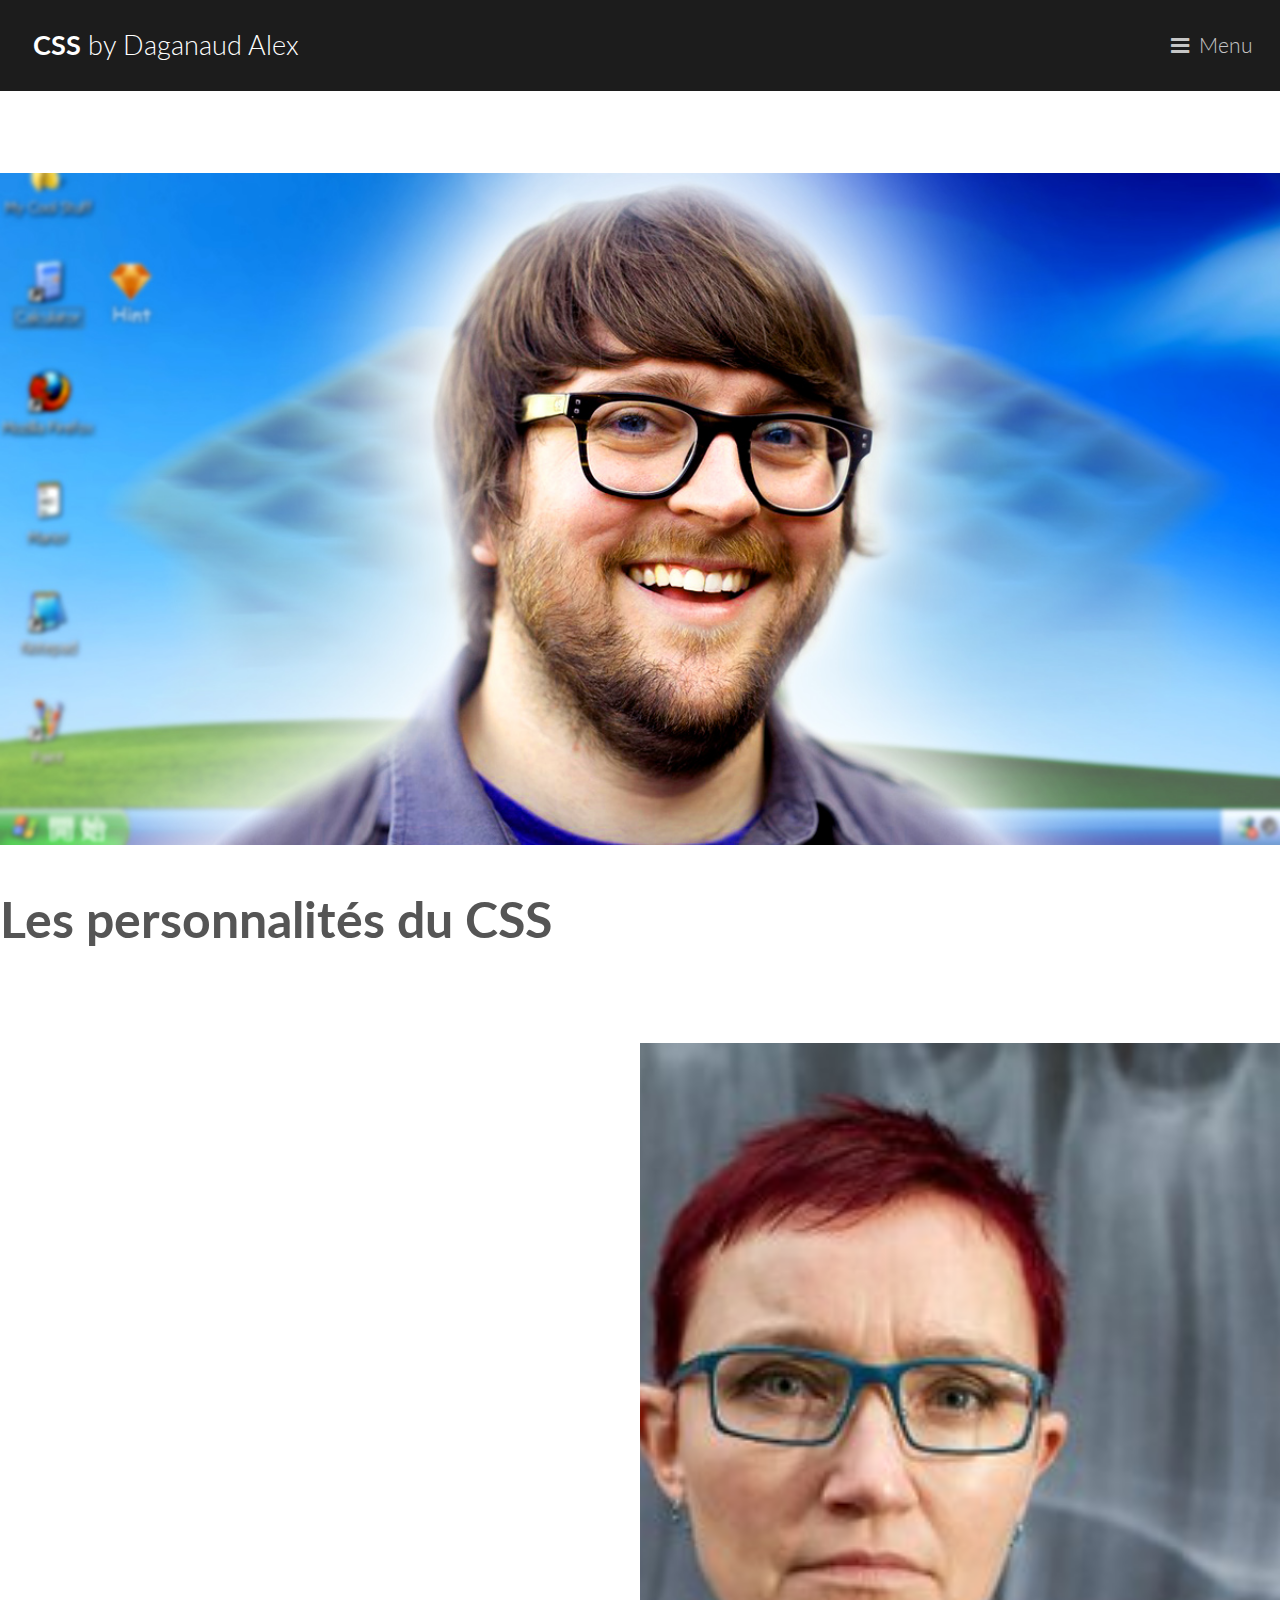
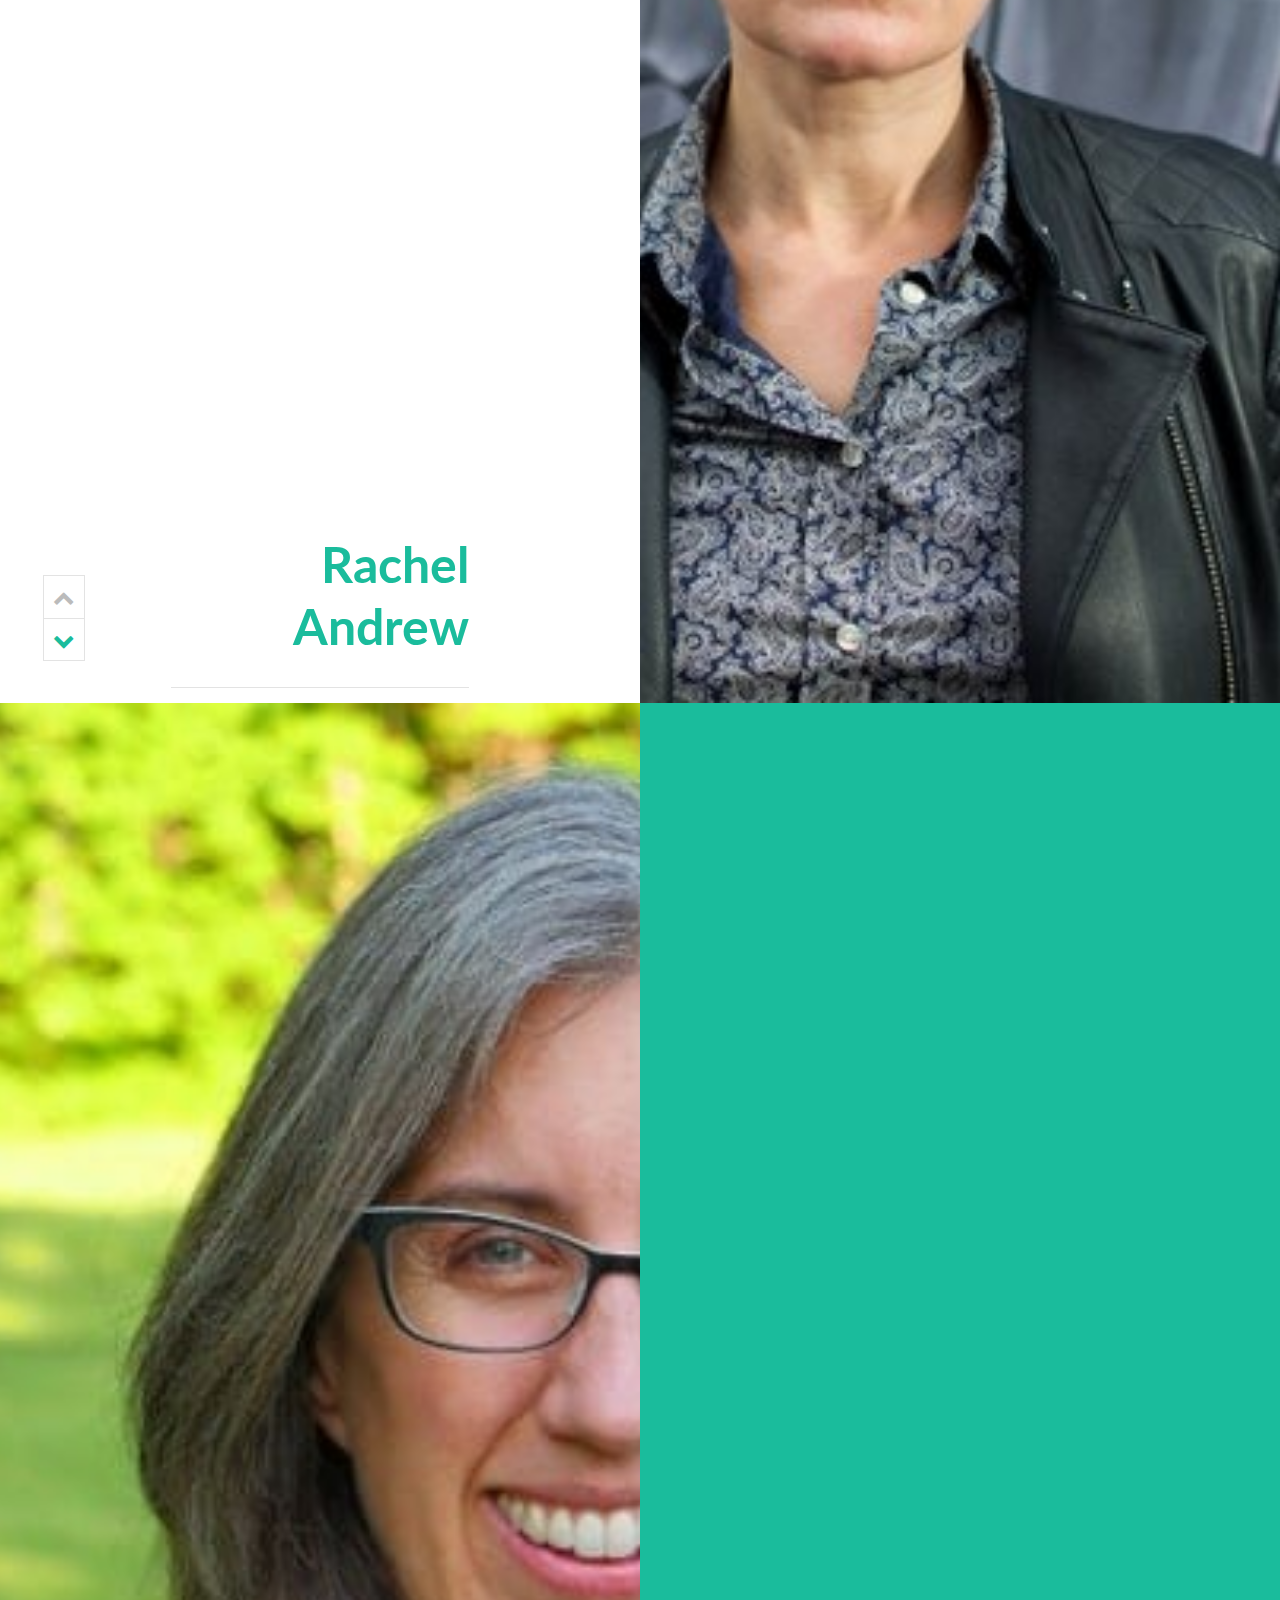
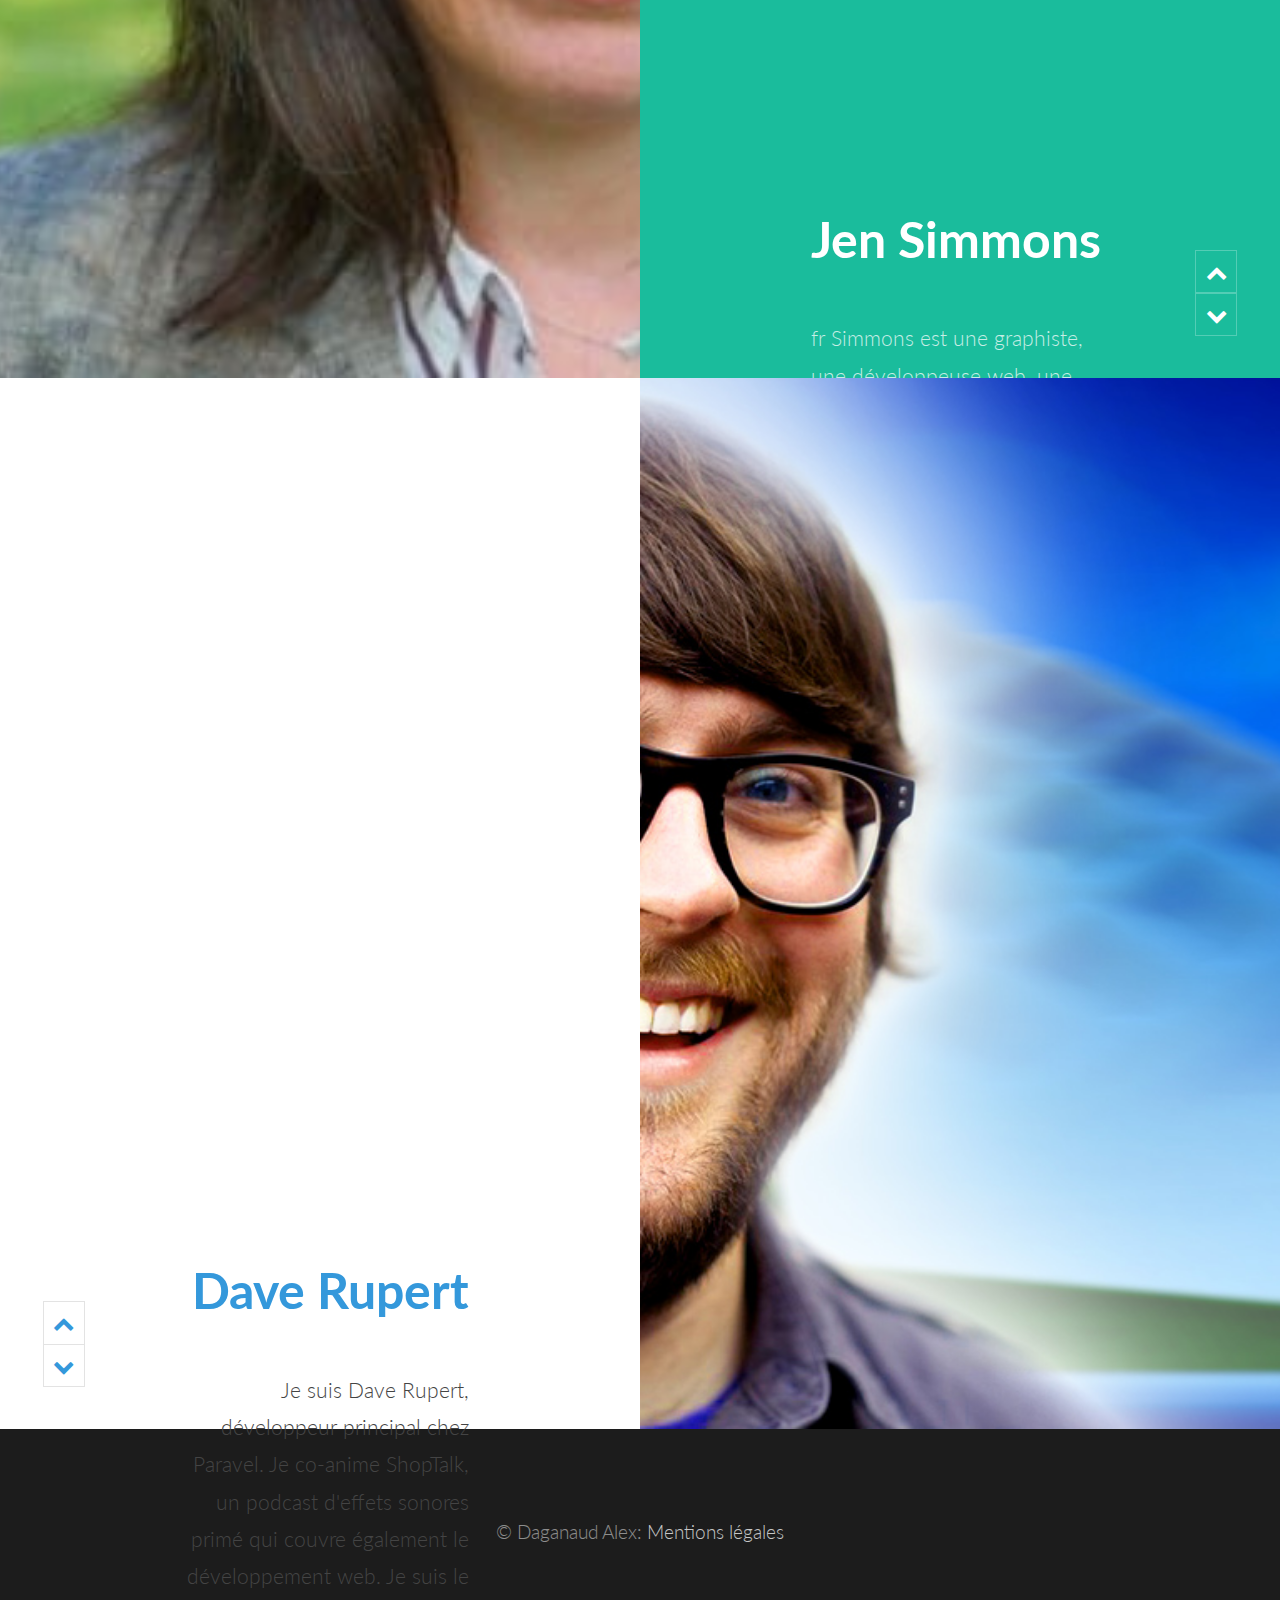
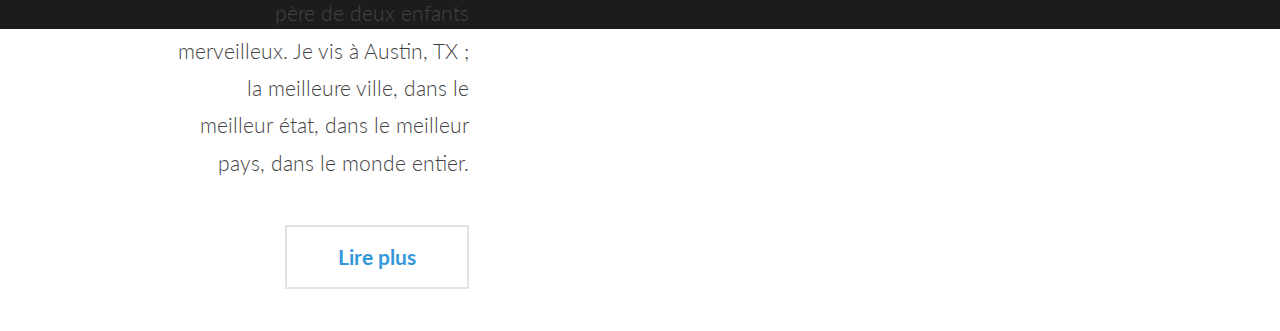
<file: personnalites.html>
<!DOCTYPE HTML>

<html>
	<head>
		<title>Personnalités - CSS</title>
		<meta charset="utf-8" />
		<meta name="viewport" content="width=device-width, initial-scale=1" />
		<link rel="stylesheet" href="assets/css/main.css" />
	</head>
	<body>

		<!-- Header -->
			<header id="header">
				<a href="index.html" class="logo"><strong>CSS</strong> by Daganaud Alex</a>
				<nav>
					<a href="#menu">Menu</a>
				</nav>
			</header>

		<!-- Nav -->
			<nav id="menu">
				<ul class="links">
					<li><a href="index.html">Home</a></li>
					<li><a href="rachelandrew.html">Rachel Andrew</a></li>
					<li><a href="personnalites.html">Personnalités</a></li>
					<li><a href="evolutionducss.html">Evolution du CSS</a></li>
					<li><a href="mentionslegales.html">Mentions légales</a></li>
				</ul>
			</nav>

		<!-- Main -->
			<section id="main">
				<div class="inner">
					<div class="image fit">
						<img src="images/pic01.jpg" alt="" />
					</div>
					<header>
						<h1>Les personnalités du CSS</h1>
					</header>
				</div>
			</section>

			<!-- One -->
				<article id="one" class="post style1">
					<div class="image">
						<img src="images/pic15.jpg" alt="" data-position="75% center" />
					</div>
					<div class="content">
						<div class="inner">
							<header>
								<h2><a href="rachelandrew.html">Rachel Andrew</a></h2>
								<p class="info">3 days ago by <a href="#">Daganaud Alex</a></p>
							</header>
							<p>A l'honneur ce mois-ci Rachel Andrew. Rachel Andrew est une développeur Web britannique, auteur et conférencière connue pour son expertise en HTML, CSS, JavaScript et PHP. Elle est une experte invitée du groupe de travail CSS créé par le World Wide Web Consortium. Andrew est également expert développeur Google et ancien membre du Web Standards Project.</p>
							<ul class="actions">
								<li><a href="rachelandrew.html" class="button alt">Lire plus</a></li>
							</ul>
						</div>
						<div class="postnav">
							<a href="#" class="prev disabled"><span class="icon fa-chevron-up"></span></a>
							<a href="#two" class="scrolly next"><span class="icon fa-chevron-down"></span></a>
						</div>
					</div>
				</article>

			<!-- Two -->
				<article id="two" class="post invert style1 alt">
					<div class="image">
						<img src="images/pic10.jpg" alt="" data-position="10% center" />
					</div>
					<div class="content">
						<div class="inner">
							<header>
								<h2><a href="generic.html">Jen Simmons</a></h2>

							</header>
							<p>fr Simmons est une graphiste, une développeuse web, une éducatrice et une conférencière reconnue pour son expertise dans les standards du web, en particulier HTML et CSS. Elle est membre du groupe de travail CSS créé par le World Wide Web Consortium et a joué un rôle de premier plan dans le déploiement de la grille de présentation CSS. Mme Simmons est actuellement conceptrice et développeur chez Mozilla, où elle a conçu le Grid Inspector du navigateur Firefox. </p>
							<ul class="actions">
								<li><a href="rachelandrew.html" class="button alt">Lire plus</a></li>
							</ul>
						</div>
						<div class="postnav">
							<a href="#one" class="scrolly prev"><span class="icon fa-chevron-up"></span></a>
							<a href="#three" class="scrolly next"><span class="icon fa-chevron-down"></span></a>
						</div>
					</div>
				</article>

			<!-- Three -->
				<article id="three" class="post style2">
					<div class="image">
						<img src="images/pic01.jpg" alt="" data-position="80% center" />
					</div>
					<div class="content">
						<div class="inner">
							<header>
								<h2><a href="mentionslegales.html">Dave Rupert</a></h2>

							</header>
							<p>Je suis Dave Rupert, développeur principal chez Paravel. Je co-anime ShopTalk, un podcast d'effets sonores primé qui couvre également le développement web. Je suis le père de deux enfants merveilleux. Je vis à Austin, TX ; la meilleure ville, dans le meilleur état, dans le meilleur pays, dans le monde entier.</p>
							<ul class="actions">
								<li><a href="rachelandrew.html" class="button alt">Lire plus</a></li>
							</ul>
						</div>
						<div class="postnav">
							<a href="#two" class="scrolly prev"><span class="icon fa-chevron-up"></span></a>
							<a href="#four" class="scrolly next"><span class="icon fa-chevron-down"></span></a>
						</div>
					</div>
				</article>

		<!-- Footer -->
			<footer id="footer">
				<div class="copyright">
					&copy; Daganaud Alex: <a href="mentionslegales.html">Mentions légales</a>
				</div>
			</footer>

		<!-- Scripts -->
			<script src="assets/js/jquery.min.js"></script>
			<script src="assets/js/jquery.scrolly.min.js"></script>
			<script src="assets/js/skel.min.js"></script>
			<script src="assets/js/util.js"></script>
			<script src="assets/js/main.js"></script>

	</body>
</html>
</file>
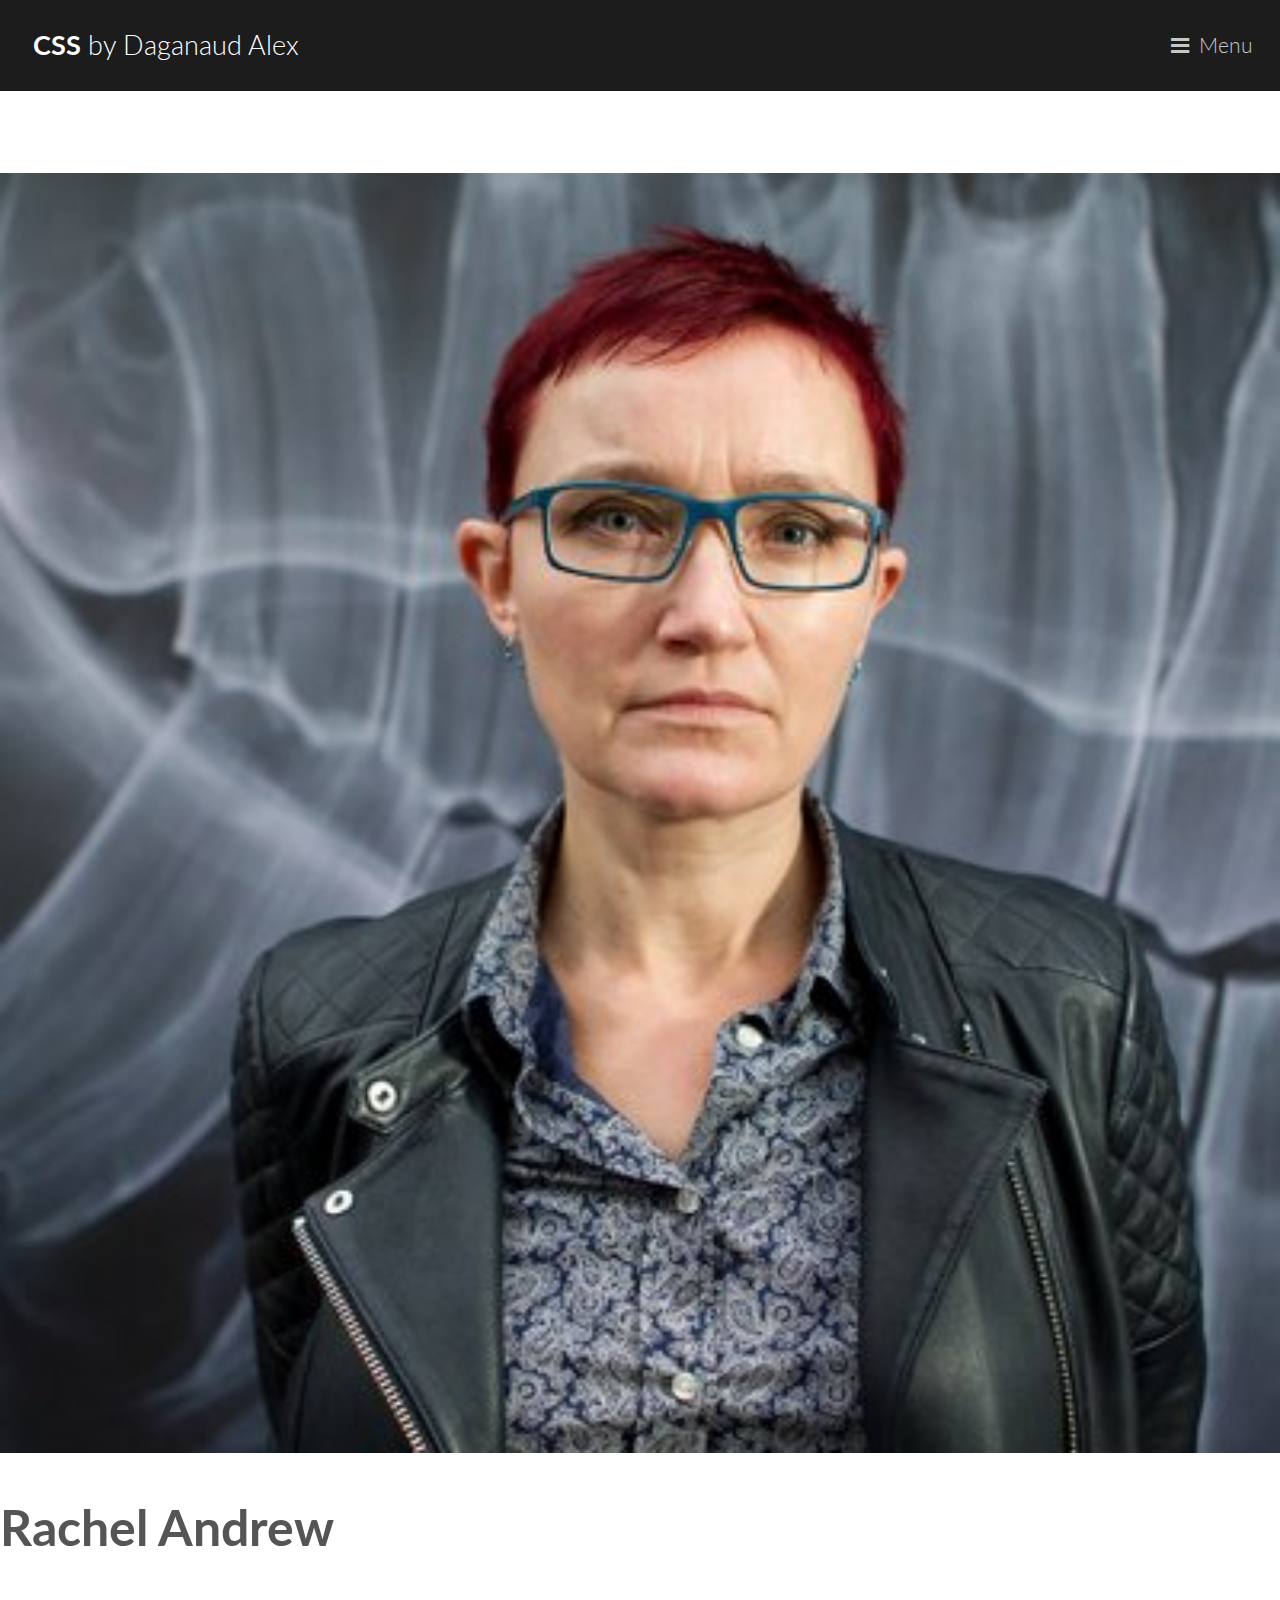
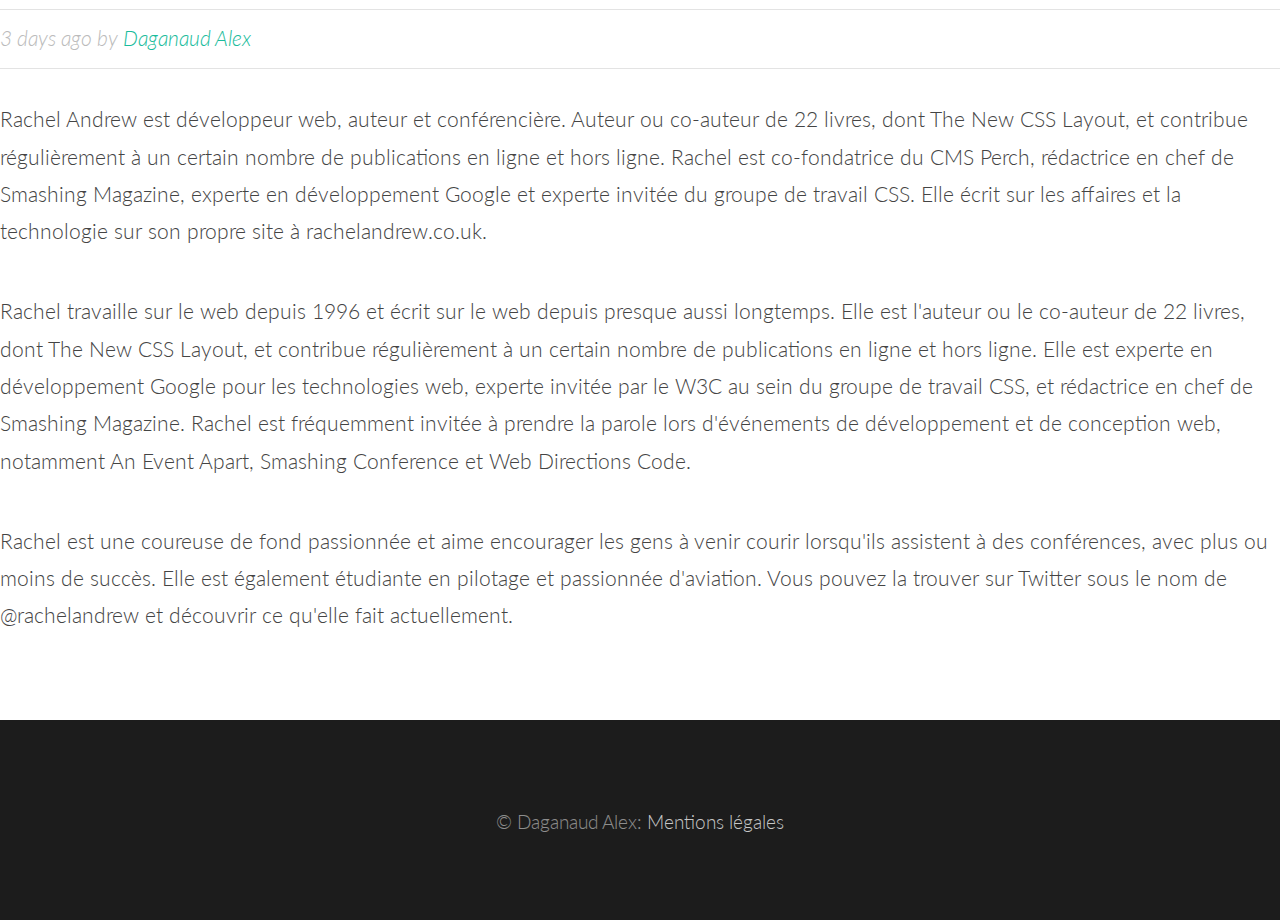
<file: rachelandrew.html>
<!DOCTYPE HTML>

<html>
	<head>
		<title>Rachel Andrew - CSS</title>
		<meta charset="utf-8" />
		<meta name="viewport" content="width=device-width, initial-scale=1" />
		<link rel="stylesheet" href="assets/css/main.css" />
	</head>
	<body>

		<!-- Header -->
			<header id="header">
				<a href="index.html" class="logo"><strong>CSS</strong> by Daganaud Alex</a>
				<nav>
					<a href="#menu">Menu</a>
				</nav>
			</header>

		<!-- Nav -->
			<nav id="menu">
				<ul class="links">
					<li><a href="index.html">Home</a></li>
					<li><a href="rachelandrew.html">Rachel Andrew</a></li>
					<li><a href="personnalites.html">Personnalités</a></li>
					<li><a href="evolutionducss.html">Evolution du CSS</a></li>
					<li><a href="mentionslegales.html">Mentions légales</a></li>
				</ul>
			</nav>

		<!-- Main -->
			<section id="main">
				<div class="inner">
					<div class="image fit">
						<img src="images/pic15.jpg" alt="" />
					</div>
					<header>
						<h1>Rachel Andrew</h1>
						<p class="info">3 days ago by <a href="#">Daganaud Alex</a></p>
					</header>
					<p>Rachel Andrew est développeur web, auteur et conférencière. Auteur ou co-auteur de 22 livres, dont The New CSS Layout, et contribue régulièrement à un certain nombre de publications en ligne et hors ligne. Rachel est co-fondatrice du CMS Perch, rédactrice en chef de Smashing Magazine, experte en développement Google et experte invitée du groupe de travail CSS. Elle écrit sur les affaires et la technologie sur son propre site à rachelandrew.co.uk.

 </p>
					<p>Rachel travaille sur le web depuis 1996 et écrit sur le web depuis presque aussi longtemps. Elle est l'auteur ou le co-auteur de 22 livres, dont The New CSS Layout, et contribue régulièrement à un certain nombre de publications en ligne et hors ligne. Elle est experte en développement Google pour les technologies web, experte invitée par le W3C au sein du groupe de travail CSS, et rédactrice en chef de Smashing Magazine. Rachel est fréquemment invitée à prendre la parole lors d'événements de développement et de conception web, notamment An Event Apart, Smashing Conference et Web Directions Code.</p>
					<p>Rachel est une coureuse de fond passionnée et aime encourager les gens à venir courir lorsqu'ils assistent à des conférences, avec plus ou moins de succès. Elle est également étudiante en pilotage et passionnée d'aviation. Vous pouvez la trouver sur Twitter sous le nom de @rachelandrew et découvrir ce qu'elle fait actuellement.</p>
				</div>
			</section>

		<!-- Footer -->
			<footer id="footer">
				<div class="copyright">
					&copy; Daganaud Alex: <a href="mentionslegales.html">Mentions légales</a>
				</div>
			</footer>

		<!-- Scripts -->
			<script src="assets/js/jquery.min.js"></script>
			<script src="assets/js/jquery.scrolly.min.js"></script>
			<script src="assets/js/skel.min.js"></script>
			<script src="assets/js/util.js"></script>
			<script src="assets/js/main.js"></script>

	</body>
</html>
</file>
<file: assets/css/main.css>
@charset "UTF-8";
@import url(font-awesome.min.css);
@import url("https://fonts.googleapis.com/css?family=Lato:300,700,300italic,700italic");



	html, body, div, span, applet, object, iframe, h1, h2, h3, h4, h5, h6, p, blockquote, pre, a, abbr, acronym, address, big, cite, code, del, dfn, em, img, ins, kbd, q, s, samp, small, strike, strong, sub, sup, tt, var, b, u, i, center, dl, dt, dd, ol, ul, li, fieldset, form, label, legend, table, caption, tbody, tfoot, thead, tr, th, td, article, aside, canvas, details, embed, figure, figcaption, footer, header, hgroup, menu, nav, output, ruby, section, summary, time, mark, audio, video {
		margin: 0;
		padding: 0;
		border: 0;
		font-size: 100%;
		font: inherit;
		vertical-align: baseline;
	}

	article, aside, details, figcaption, figure, footer, header, hgroup, menu, nav, section {
		display: block;
	}

	body {
		line-height: 1;
	}

	ol, ul {
		list-style: none;
	}

	blockquote, q {
		quotes: none;
	}

	blockquote:before, blockquote:after, q:before, q:after {
		content: '';
		content: none;
	}

	table {
		border-collapse: collapse;
		border-spacing: 0;
	}

	body {
		-webkit-text-size-adjust: none;
	}

/* Box Model */

	*, *:before, *:after {
		-moz-box-sizing: border-box;
		-webkit-box-sizing: border-box;
		box-sizing: border-box;
	}

/* Containers */

	.container {
		margin-left: auto;
		margin-right: auto;
	}

	.container.\31 25\25 {
		width: 100%;
		max-width: 100em;
		min-width: 80em;
	}

	.container.\37 5\25 {
		width: 60em;
	}

	.container.\35 0\25 {
		width: 40em;
	}

	.container.\32 5\25 {
		width: 20em;
	}

	.container {
		width: 80em;
	}

	@media screen and (max-width: 1680px) {

		.container.\31 25\25 {
			width: 100%;
			max-width: 100em;
			min-width: 80em;
		}

		.container.\37 5\25 {
			width: 60em;
		}

		.container.\35 0\25 {
			width: 40em;
		}

		.container.\32 5\25 {
			width: 20em;
		}

		.container {
			width: 80em;
		}

	}


	@media screen and (max-width: 980px) {

		.row > * {
			padding: 0 0 0 1.5em;
		}

		.row {
			margin: 0 0 -1px -1.5em;
		}

		.row.uniform > * {
			padding: 1.5em 0 0 1.5em;
		}

		.row.uniform {
			margin: -1.5em 0 -1px -1.5em;
		}

		.row.\32 00\25 > * {
			padding: 0 0 0 3em;
		}

		.row.\32 00\25 {
			margin: 0 0 -1px -3em;
		}

		.row.uniform.\32 00\25 > * {
			padding: 3em 0 0 3em;
		}

		.row.uniform.\32 00\25 {
			margin: -3em 0 -1px -3em;
		}

		.row.\31 50\25 > * {
			padding: 0 0 0 2.25em;
		}

		.row.\31 50\25 {
			margin: 0 0 -1px -2.25em;
		}

		.row.uniform.\31 50\25 > * {
			padding: 2.25em 0 0 2.25em;
		}

		.row.uniform.\31 50\25 {
			margin: -2.25em 0 -1px -2.25em;
		}

		.row.\35 0\25 > * {
			padding: 0 0 0 0.75em;
		}

		.row.\35 0\25 {
			margin: 0 0 -1px -0.75em;
		}

		.row.uniform.\35 0\25 > * {
			padding: 0.75em 0 0 0.75em;
		}

		.row.uniform.\35 0\25 {
			margin: -0.75em 0 -1px -0.75em;
		}

		.row.\32 5\25 > * {
			padding: 0 0 0 0.375em;
		}

		.row.\32 5\25 {
			margin: 0 0 -1px -0.375em;
		}

		.row.uniform.\32 5\25 > * {
			padding: 0.375em 0 0 0.375em;
		}

		.row.uniform.\32 5\25 {
			margin: -0.375em 0 -1px -0.375em;
		}

		.\31 2u\28medium\29, .\31 2u\24\28medium\29 {
			width: 100%;
			clear: none;
			margin-left: 0;
		}

		.\31 1u\28medium\29, .\31 1u\24\28medium\29 {
			width: 91.6666666667%;
			clear: none;
			margin-left: 0;
		}

		.\31 0u\28medium\29, .\31 0u\24\28medium\29 {
			width: 83.3333333333%;
			clear: none;
			margin-left: 0;
		}

		.\39 u\28medium\29, .\39 u\24\28medium\29 {
			width: 75%;
			clear: none;
			margin-left: 0;
		}

		.\38 u\28medium\29, .\38 u\24\28medium\29 {
			width: 66.6666666667%;
			clear: none;
			margin-left: 0;
		}

		.\37 u\28medium\29, .\37 u\24\28medium\29 {
			width: 58.3333333333%;
			clear: none;
			margin-left: 0;
		}

		.\36 u\28medium\29, .\36 u\24\28medium\29 {
			width: 50%;
			clear: none;
			margin-left: 0;
		}

		.\35 u\28medium\29, .\35 u\24\28medium\29 {
			width: 41.6666666667%;
			clear: none;
			margin-left: 0;
		}

		.\34 u\28medium\29, .\34 u\24\28medium\29 {
			width: 33.3333333333%;
			clear: none;
			margin-left: 0;
		}

		.\33 u\28medium\29, .\33 u\24\28medium\29 {
			width: 25%;
			clear: none;
			margin-left: 0;
		}

		.\32 u\28medium\29, .\32 u\24\28medium\29 {
			width: 16.6666666667%;
			clear: none;
			margin-left: 0;
		}

		.\31 u\28medium\29, .\31 u\24\28medium\29 {
			width: 8.3333333333%;
			clear: none;
			margin-left: 0;
		}

		.\31 2u\24\28medium\29 + *,
		.\31 1u\24\28medium\29 + *,
		.\31 0u\24\28medium\29 + *,
		.\39 u\24\28medium\29 + *,
		.\38 u\24\28medium\29 + *,
		.\37 u\24\28medium\29 + *,
		.\36 u\24\28medium\29 + *,
		.\35 u\24\28medium\29 + *,
		.\34 u\24\28medium\29 + *,
		.\33 u\24\28medium\29 + *,
		.\32 u\24\28medium\29 + *,
		.\31 u\24\28medium\29 + * {
			clear: left;
		}

		.\-11u\28medium\29 {
			margin-left: 91.66667%;
		}

		.\-10u\28medium\29 {
			margin-left: 83.33333%;
		}

		.\-9u\28medium\29 {
			margin-left: 75%;
		}

		.\-8u\28medium\29 {
			margin-left: 66.66667%;
		}

		.\-7u\28medium\29 {
			margin-left: 58.33333%;
		}

		.\-6u\28medium\29 {
			margin-left: 50%;
		}

		.\-5u\28medium\29 {
			margin-left: 41.66667%;
		}

		.\-4u\28medium\29 {
			margin-left: 33.33333%;
		}

		.\-3u\28medium\29 {
			margin-left: 25%;
		}

		.\-2u\28medium\29 {
			margin-left: 16.66667%;
		}

		.\-1u\28medium\29 {
			margin-left: 8.33333%;
		}

	}

	@media screen and (max-width: 736px) {

		.row > * {
			padding: 0 0 0 1.25em;
		}

		.row {
			margin: 0 0 -1px -1.25em;
		}

		.row.uniform > * {
			padding: 1.25em 0 0 1.25em;
		}

		.row.uniform {
			margin: -1.25em 0 -1px -1.25em;
		}

		.row.\32 00\25 > * {
			padding: 0 0 0 2.5em;
		}

		.row.\32 00\25 {
			margin: 0 0 -1px -2.5em;
		}

		.row.uniform.\32 00\25 > * {
			padding: 2.5em 0 0 2.5em;
		}

		.row.uniform.\32 00\25 {
			margin: -2.5em 0 -1px -2.5em;
		}

		.row.\31 50\25 > * {
			padding: 0 0 0 1.875em;
		}

		.row.\31 50\25 {
			margin: 0 0 -1px -1.875em;
		}

		.row.uniform.\31 50\25 > * {
			padding: 1.875em 0 0 1.875em;
		}

		.row.uniform.\31 50\25 {
			margin: -1.875em 0 -1px -1.875em;
		}

		.row.\35 0\25 > * {
			padding: 0 0 0 0.625em;
		}

		.row.\35 0\25 {
			margin: 0 0 -1px -0.625em;
		}

		.row.uniform.\35 0\25 > * {
			padding: 0.625em 0 0 0.625em;
		}

		.row.uniform.\35 0\25 {
			margin: -0.625em 0 -1px -0.625em;
		}

		.row.\32 5\25 > * {
			padding: 0 0 0 0.3125em;
		}

		.row.\32 5\25 {
			margin: 0 0 -1px -0.3125em;
		}

		.row.uniform.\32 5\25 > * {
			padding: 0.3125em 0 0 0.3125em;
		}

		.row.uniform.\32 5\25 {
			margin: -0.3125em 0 -1px -0.3125em;
		}

		.\31 2u\28small\29, .\31 2u\24\28small\29 {
			width: 100%;
			clear: none;
			margin-left: 0;
		}

		.\31 1u\28small\29, .\31 1u\24\28small\29 {
			width: 91.6666666667%;
			clear: none;
			margin-left: 0;
		}

		.\31 0u\28small\29, .\31 0u\24\28small\29 {
			width: 83.3333333333%;
			clear: none;
			margin-left: 0;
		}

		.\39 u\28small\29, .\39 u\24\28small\29 {
			width: 75%;
			clear: none;
			margin-left: 0;
		}

		.\38 u\28small\29, .\38 u\24\28small\29 {
			width: 66.6666666667%;
			clear: none;
			margin-left: 0;
		}

		.\37 u\28small\29, .\37 u\24\28small\29 {
			width: 58.3333333333%;
			clear: none;
			margin-left: 0;
		}

		.\36 u\28small\29, .\36 u\24\28small\29 {
			width: 50%;
			clear: none;
			margin-left: 0;
		}

		.\35 u\28small\29, .\35 u\24\28small\29 {
			width: 41.6666666667%;
			clear: none;
			margin-left: 0;
		}

		.\34 u\28small\29, .\34 u\24\28small\29 {
			width: 33.3333333333%;
			clear: none;
			margin-left: 0;
		}

		.\33 u\28small\29, .\33 u\24\28small\29 {
			width: 25%;
			clear: none;
			margin-left: 0;
		}

		.\32 u\28small\29, .\32 u\24\28small\29 {
			width: 16.6666666667%;
			clear: none;
			margin-left: 0;
		}

		.\31 u\28small\29, .\31 u\24\28small\29 {
			width: 8.3333333333%;
			clear: none;
			margin-left: 0;
		}

		.\31 2u\24\28small\29 + *,
		.\31 1u\24\28small\29 + *,
		.\31 0u\24\28small\29 + *,
		.\39 u\24\28small\29 + *,
		.\38 u\24\28small\29 + *,
		.\37 u\24\28small\29 + *,
		.\36 u\24\28small\29 + *,
		.\35 u\24\28small\29 + *,
		.\34 u\24\28small\29 + *,
		.\33 u\24\28small\29 + *,
		.\32 u\24\28small\29 + *,
		.\31 u\24\28small\29 + * {
			clear: left;
		}

		.\-11u\28small\29 {
			margin-left: 91.66667%;
		}

		.\-10u\28small\29 {
			margin-left: 83.33333%;
		}

		.\-9u\28small\29 {
			margin-left: 75%;
		}

		.\-8u\28small\29 {
			margin-left: 66.66667%;
		}

		.\-7u\28small\29 {
			margin-left: 58.33333%;
		}

		.\-6u\28small\29 {
			margin-left: 50%;
		}

		.\-5u\28small\29 {
			margin-left: 41.66667%;
		}

		.\-4u\28small\29 {
			margin-left: 33.33333%;
		}

		.\-3u\28small\29 {
			margin-left: 25%;
		}

		.\-2u\28small\29 {
			margin-left: 16.66667%;
		}

		.\-1u\28small\29 {
			margin-left: 8.33333%;
		}

	}


/* Basic */

	@-ms-viewport {
		width: device-width;
	}

	body {
		-ms-overflow-style: scrollbar;
	}



	body {
		background: #fff;
	}

		body.is-loading *, body.is-loading *:before, body.is-loading *:after {
			-moz-animation: none !important;
			-webkit-animation: none !important;
			-ms-animation: none !important;
			animation: none !important;
			-moz-transition: none !important;
			-webkit-transition: none !important;
			-ms-transition: none !important;
			transition: none !important;
		}

/* Type */

	body {
		background-color: #fff;
		color: #444;
	}

	body, input, select, textarea {
		font-family: "Lato", Arial, Helvetica, sans-serif;
		font-size: 16pt;
		font-weight: 300;
		line-height: 1.75;
	}



	a {
		text-decoration: none;
	}

		a:hover {
			text-decoration: underline;
		}

	strong, b {
		font-weight: 700;
	}

	em, i {
		font-style: italic;
	}

	p {
		margin: 0 0 2em 0;
	}

	h1, h2, h3, h4, h5, h6 {
		font-weight: 700;
		line-height: 1.25;
		margin: 0 0 1em 0;
	}

		h1 a, h2 a, h3 a, h4 a, h5 a, h6 a {
			color: inherit;
		}

	h1 {
		font-size: 2.35em;
	}

	h2 {
		font-size: 1.75em;
	}

	h3 {
		font-size: 1.35em;
	}

	h4 {
		font-size: 1.1em;
	}

	h5 {
		font-size: 0.9em;
	}

	h6 {
		font-size: 0.7em;
	}

	sub {
		font-size: 0.8em;
		position: relative;
		top: 0.5em;
	}

	sup {
		font-size: 0.8em;
		position: relative;
		top: -0.5em;
	}

	blockquote {
		border-left: solid 4px;
		font-style: italic;
		margin: 0 0 2em 0;
		padding: 0.5em 0 0.5em 2em;
	}

	code {
		border-radius: 0;
		border: solid 1px;
		font-family: "Courier New", monospace;
		font-size: 0.9em;
		margin: 0 0.25em;
		padding: 0.25em 0.65em;
	}

	pre {
		-webkit-overflow-scrolling: touch;
		font-family: "Courier New", monospace;
		font-size: 0.9em;
		margin: 0 0 2em 0;
	}

		pre code {
			display: block;
			line-height: 1.75;
			padding: 1em 1.5em;
			overflow-x: auto;
		}

	hr {
		border: 0;
		border-bottom: solid 1px;
		margin: 2em 0;
	}

		hr.major {
			margin: 3em 0;
		}

	.align-left {
		text-align: left;
	}

	.align-center {
		text-align: center;
	}

	.align-right {
		text-align: right;
	}

	input, select, textarea {
		color: #555;
	}

	a {
		color: #1abc9c;
	}

	strong, b {
		color: #555;
	}

	h1, h2, h3, h4, h5, h6 {
		color: #555;
	}

	blockquote {
		border-left-color: rgba(144, 144, 144, 0.25);
	}

	code {
		background: rgba(144, 144, 144, 0.075);
		border-color: rgba(144, 144, 144, 0.25);
	}

	hr {
		border-bottom-color: rgba(144, 144, 144, 0.25);
	}

/* Box */

	.box {
		border-radius: 0;
		border: solid 1px;
		margin-bottom: 2em;
		padding: 1.5em;
	}

		.box > :last-child,
		.box > :last-child > :last-child,
		.box > :last-child > :last-child > :last-child {
			margin-bottom: 0;
		}

		.box.alt {
			border: 0;
			border-radius: 0;
			padding: 0;
		}

	.box {
		border-color: rgba(144, 144, 144, 0.25);
	}

/* Button */

	input[type="submit"],
	input[type="reset"],
	input[type="button"],
	button,
	.button {
		-moz-appearance: none;
		-webkit-appearance: none;
		-ms-appearance: none;
		appearance: none;
		-moz-transition: background-color 0.2s ease-in-out, color 0.2s ease-in-out;
		-webkit-transition: background-color 0.2s ease-in-out, color 0.2s ease-in-out;
		-ms-transition: background-color 0.2s ease-in-out, color 0.2s ease-in-out;
		transition: background-color 0.2s ease-in-out, color 0.2s ease-in-out;
		border-radius: 0;
		border: 0;
		cursor: pointer;
		display: inline-block;
		font-weight: 700;
		height: 3em;
		line-height: 3em;
		padding: 0 2.5em;
		text-align: center;
		text-decoration: none;
		white-space: nowrap;
	}

		input[type="submit"]:hover,
		input[type="reset"]:hover,
		input[type="button"]:hover,
		button:hover,
		.button:hover {
			text-decoration: none;
		}

		input[type="submit"].icon,
		input[type="reset"].icon,
		input[type="button"].icon,
		button.icon,
		.button.icon {
			padding-left: 1.35em;
		}

			input[type="submit"].icon:before,
			input[type="reset"].icon:before,
			input[type="button"].icon:before,
			button.icon:before,
			.button.icon:before {
				margin-right: 0.5em;
			}

		input[type="submit"].fit,
		input[type="reset"].fit,
		input[type="button"].fit,
		button.fit,
		.button.fit {
			display: block;
			margin: 0 0 1em 0;
			width: 100%;
		}

		input[type="submit"].small,
		input[type="reset"].small,
		input[type="button"].small,
		button.small,
		.button.small {
			font-size: 0.8em;
		}

		input[type="submit"].big,
		input[type="reset"].big,
		input[type="button"].big,
		button.big,
		.button.big {
			font-size: 1.25em;
		}

		input[type="submit"].disabled, input[type="submit"]:disabled,
		input[type="reset"].disabled,
		input[type="reset"]:disabled,
		input[type="button"].disabled,
		input[type="button"]:disabled,
		button.disabled,
		button:disabled,
		.button.disabled,
		.button:disabled {
			-moz-pointer-events: none;
			-webkit-pointer-events: none;
			-ms-pointer-events: none;
			pointer-events: none;
			opacity: 0.25;
		}



	input[type="submit"],
	input[type="reset"],
	input[type="button"],
	button,
	.button {
		background-color: #1abc9c;
		color: #fff !important;
	}

		input[type="submit"]:hover,
		input[type="reset"]:hover,
		input[type="button"]:hover,
		button:hover,
		.button:hover {
			background-color: #1dd2af;
		}

		input[type="submit"]:active,
		input[type="reset"]:active,
		input[type="button"]:active,
		button:active,
		.button:active {
			background-color: #17a689;
		}

		input[type="submit"].alt,
		input[type="reset"].alt,
		input[type="button"].alt,
		button.alt,
		.button.alt {
			background-color: transparent;
			box-shadow: inset 0 0 0 2px rgba(144, 144, 144, 0.25);
			color: #555 !important;
		}

			input[type="submit"].alt:hover,
			input[type="reset"].alt:hover,
			input[type="button"].alt:hover,
			button.alt:hover,
			.button.alt:hover {
				background-color: rgba(144, 144, 144, 0.075);
			}

			input[type="submit"].alt:active,
			input[type="reset"].alt:active,
			input[type="button"].alt:active,
			button.alt:active,
			.button.alt:active {
				background-color: rgba(144, 144, 144, 0.2);
			}

			input[type="submit"].alt.icon:before,
			input[type="reset"].alt.icon:before,
			input[type="button"].alt.icon:before,
			button.alt.icon:before,
			.button.alt.icon:before {
				color: #bbb;
			}

		input[type="submit"].special,
		input[type="reset"].special,
		input[type="button"].special,
		button.special,
		.button.special {
			background-color: #3498db;
			color: #fff !important;
		}

			input[type="submit"].special:hover,
			input[type="reset"].special:hover,
			input[type="button"].special:hover,
			button.special:hover,
			.button.special:hover {
				background-color: #4aa3df;
			}

			input[type="submit"].special:active,
			input[type="reset"].special:active,
			input[type="button"].special:active,
			button.special:active,
			.button.special:active {
				background-color: #258cd1;
			}

/* Form */

	form {
		margin: 0 0 2em 0;
	}

	label {
		display: block;
		font-size: 0.9em;
		font-weight: 700;
		margin: 0 0 1em 0;
	}

	input[type="text"],
	input[type="password"],
	input[type="email"],
	select,
	textarea {
		-moz-appearance: none;
		-webkit-appearance: none;
		-ms-appearance: none;
		appearance: none;
		border-radius: 0;
		border: none;
		border: solid 1px;
		color: inherit;
		display: block;
		outline: 0;
		padding: 0 1em;
		text-decoration: none;
		width: 100%;
	}

		input[type="text"]:invalid,
		input[type="password"]:invalid,
		input[type="email"]:invalid,
		select:invalid,
		textarea:invalid {
			box-shadow: none;
		}

	.select-wrapper {
		text-decoration: none;
		display: block;
		position: relative;
	}

		.select-wrapper:before {
			-moz-osx-font-smoothing: grayscale;
			-webkit-font-smoothing: antialiased;
			font-family: FontAwesome;
			font-style: normal;
			font-weight: normal;
			text-transform: none !important;
		}

		.select-wrapper:before {
			content: '\f078';
			display: block;
			height: 2.75em;
			line-height: 2.75em;
			pointer-events: none;
			position: absolute;
			right: 0;
			text-align: center;
			top: 0;
			width: 2.75em;
		}

		.select-wrapper select::-ms-expand {
			display: none;
		}

	input[type="text"],
	input[type="password"],
	input[type="email"],
	select {
		height: 2.75em;
	}

	textarea {
		padding: 0.75em 1em;
	}

	input[type="checkbox"],
	input[type="radio"] {
		-moz-appearance: none;
		-webkit-appearance: none;
		-ms-appearance: none;
		appearance: none;
		display: block;
		float: left;
		margin-right: -2em;
		opacity: 0;
		width: 1em;
		z-index: -1;
	}

		input[type="checkbox"] + label,
		input[type="radio"] + label {
			text-decoration: none;
			cursor: pointer;
			display: inline-block;
			font-size: 1em;
			font-weight: 300;
			padding-left: 2.4em;
			padding-right: 0.75em;
			position: relative;
		}

			input[type="checkbox"] + label:before,
			input[type="radio"] + label:before {
				-moz-osx-font-smoothing: grayscale;
				-webkit-font-smoothing: antialiased;
				font-family: FontAwesome;
				font-style: normal;
				font-weight: normal;
				text-transform: none !important;
			}

			input[type="checkbox"] + label:before,
			input[type="radio"] + label:before {
				border-radius: 0;
				border: solid 1px;
				content: '';
				display: inline-block;
				height: 1.65em;
				left: 0;
				line-height: 1.58125em;
				position: absolute;
				text-align: center;
				top: 0;
				width: 1.65em;
			}

		input[type="checkbox"]:checked + label:before,
		input[type="radio"]:checked + label:before {
			content: '\f00c';
		}

	input[type="checkbox"] + label:before {
		border-radius: 0;
	}

	input[type="radio"] + label:before {
		border-radius: 100%;
	}

	::-webkit-input-placeholder {
		opacity: 1.0;
	}

	:-moz-placeholder {
		opacity: 1.0;
	}

	::-moz-placeholder {
		opacity: 1.0;
	}

	:-ms-input-placeholder {
		opacity: 1.0;
	}

	.formerize-placeholder {
		opacity: 1.0;
	}

	label {
		color: #555;
	}

	input[type="text"],
	input[type="password"],
	input[type="email"],
	select,
	textarea {
		background: rgba(144, 144, 144, 0.075);
		border-color: rgba(144, 144, 144, 0.25);
	}

		input[type="text"]:focus,
		input[type="password"]:focus,
		input[type="email"]:focus,
		select:focus,
		textarea:focus {
			border-color: #fff;
			box-shadow: 0 0 0 1px #fff;
		}

	.select-wrapper:before {
		color: rgba(144, 144, 144, 0.25);
	}

	input[type="checkbox"] + label,
	input[type="radio"] + label {
		color: #444;
	}

		input[type="checkbox"] + label:before,
		input[type="radio"] + label:before {
			background: rgba(144, 144, 144, 0.075);
			border-color: rgba(144, 144, 144, 0.25);
		}

	input[type="checkbox"]:checked + label:before,
	input[type="radio"]:checked + label:before {
		background-color: #fff;
		border-color: #fff;
		color: #1abc9c;
	}

	input[type="checkbox"]:focus + label:before,
	input[type="radio"]:focus + label:before {
		border-color: #fff;
		box-shadow: 0 0 0 1px #fff;
	}

	::-webkit-input-placeholder {
		color: #bbb !important;
	}

	:-moz-placeholder {
		color: #bbb !important;
	}

	::-moz-placeholder {
		color: #bbb !important;
	}

	:-ms-input-placeholder {
		color: #bbb !important;
	}

	.formerize-placeholder {
		color: #bbb !important;
	}

/* Icon */

	.icon {
		text-decoration: none;
		border-bottom: none;
		position: relative;
		text-decoration: none !important;
	}

		.icon:before {
			-moz-osx-font-smoothing: grayscale;
			-webkit-font-smoothing: antialiased;
			font-family: FontAwesome;
			font-style: normal;
			font-weight: normal;
			text-transform: none !important;
		}

		.icon > .label {
			display: none;
		}

	.hc {
		height: 2em;
		width: 4em;
		position: absolute;
		left: 50%;
		bottom: 0;
		margin-left: -2em;
		display: block;
		border-radius: 90px 90px 0 0;
		color: #444;
		background: #fff;
	}

		.hc.up {
			border-radius: 0 0 90px 90px;
			top: 0;
			bottom: initial;
		}



/* Image */

	.image {
		border: 0;
		display: inline-block;
		position: relative;
	}

		.image img {
			display: block;
		}

		.image.left, .image.right {
			max-width: 40%;
		}

			.image.left img, .image.right img {
				width: 100%;
			}

		.image.left {
			float: left;
			margin: 0 1.5em 1em 0;
			top: 0.25em;
		}

		.image.right {
			float: right;
			margin: 0 0 1em 1.5em;
			top: 0.25em;
		}

		.image.fit {
			display: block;
			margin: 0 0 2em 0;
			width: 100%;
		}

			.image.fit img {
				width: 100%;
			}

		.image.main {
			display: block;
			margin: 0 0 3em 0;
			width: 100%;
		}

			.image.main img {
				width: 100%;
			}

/* List */

	ol {
		list-style: decimal;
		margin: 0 0 2em 0;
		padding-left: 1.25em;
	}

		ol li {
			padding-left: 0.25em;
		}

	ul {
		list-style: disc;
		margin: 0 0 2em 0;
		padding-left: 1em;
	}

		ul li {
			padding-left: 0.5em;
		}

		ul.alt {
			list-style: none;
			padding-left: 0;
		}

			ul.alt li {
				border-top: solid 1px;
				padding: 0.5em 0;
			}

				ul.alt li:first-child {
					border-top: 0;
					padding-top: 0;
				}

		ul.icons {
			cursor: default;
			list-style: none;
			padding-left: 0;
		}

			ul.icons li {
				display: inline-block;
				padding: 0 1em 0 0;
			}

				ul.icons li:last-child {
					padding-right: 0;
				}

				ul.icons li .icon:before {
					font-size: 2em;
				}

		ul.actions {
			cursor: default;
			list-style: none;
			padding-left: 0;
		}

			ul.actions li {
				display: inline-block;
				padding: 0 1em 0 0;
				vertical-align: middle;
			}

				ul.actions li:last-child {
					padding-right: 0;
				}

			ul.actions.small li {
				padding: 0 0.5em 0 0;
			}

			ul.actions.vertical li {
				display: block;
				padding: 1em 0 0 0;
			}

				ul.actions.vertical li:first-child {
					padding-top: 0;
				}

				ul.actions.vertical li > * {
					margin-bottom: 0;
				}

			ul.actions.vertical.small li {
				padding: 0.5em 0 0 0;
			}

				ul.actions.vertical.small li:first-child {
					padding-top: 0;
				}

			ul.actions.fit {
				display: table;
				margin-left: -1em;
				padding: 0;
				table-layout: fixed;
				width: calc(100% + 1em);
			}

				ul.actions.fit li {
					display: table-cell;
					padding: 0 0 0 1em;
				}

					ul.actions.fit li > * {
						margin-bottom: 0;
					}

				ul.actions.fit.small {
					margin-left: -0.5em;
					width: calc(100% + 0.5em);
				}

					ul.actions.fit.small li {
						padding: 0 0 0 0.5em;
					}


	dl {
		margin: 0 0 2em 0;
	}

		dl dt {
			display: block;
			font-weight: 700;
			margin: 0 0 1em 0;
		}

		dl dd {
			margin-left: 2em;
		}

	ul.alt li {
		border-top-color: rgba(144, 144, 144, 0.25);
	}

/* Section/Article */

	section.special, article.special {
		text-align: center;
	}

	header p {
		position: relative;
		margin: 0 0 1.5em 0;
	}

	header h2 + p {
		font-size: 1.25em;
		margin-top: -1em;
	}

	header h3 + p {
		font-size: 1.1em;
		margin-top: -0.8em;
	}

	header h4 + p,
	header h5 + p,
	header h6 + p {
		font-size: 0.9em;
		margin-top: -0.6em;
	}

	header p {
		color: #bbb;
	}

/* Table */

	.table-wrapper {
		-webkit-overflow-scrolling: touch;
		overflow-x: auto;
	}

	table {
		margin: 0 0 2em 0;
		width: 100%;
	}

		table tbody tr {
			border: solid 1px;
			border-left: 0;
			border-right: 0;
		}

		table td {
			padding: 0.75em 0.75em;
		}

		table th {
			font-size: 0.9em;
			font-weight: 700;
			padding: 0 0.75em 0.75em 0.75em;
			text-align: left;
		}

		table thead {
			border-bottom: solid 2px;
		}

		table tfoot {
			border-top: solid 2px;
		}

		table.alt {
			border-collapse: separate;
		}

			table.alt tbody tr td {
				border: solid 1px;
				border-left-width: 0;
				border-top-width: 0;
			}

				table.alt tbody tr td:first-child {
					border-left-width: 1px;
				}

			table.alt tbody tr:first-child td {
				border-top-width: 1px;
			}

			table.alt thead {
				border-bottom: 0;
			}

			table.alt tfoot {
				border-top: 0;
			}

	table tbody tr {
		border-color: rgba(144, 144, 144, 0.25);
	}

		table tbody tr:nth-child(2n + 1) {
			background-color: rgba(144, 144, 144, 0.075);
		}

	table th {
		color: #555;
	}

	table thead {
		border-bottom-color: rgba(144, 144, 144, 0.25);
	}

	table tfoot {
		border-top-color: rgba(144, 144, 144, 0.25);
	}

	table.alt tbody tr td {
		border-color: rgba(144, 144, 144, 0.25);
	}

/* Wrapper */

	.wrapper {
		position: relative;
	}

		.wrapper > .inner {
			margin: 0 auto;
			width: 60em;
		}

		.wrapper.style1 {
			background-color: #fff;
			color: #444;
		}

			.wrapper.style1 input, .wrapper.style1 select, .wrapper.style1 textarea {
				color: #1abc9c;
			}

			.wrapper.style1 a {
				color: #1abc9c;
			}

			.wrapper.style1 strong, .wrapper.style1 b {
				color: #1abc9c;
			}

			.wrapper.style1 h1, .wrapper.style1 h2, .wrapper.style1 h3, .wrapper.style1 h4, .wrapper.style1 h5, .wrapper.style1 h6 {
				color: #1abc9c;
			}

			.wrapper.style1 blockquote {
				border-left-color: rgba(144, 144, 144, 0.25);
			}

			.wrapper.style1 code {
				background: rgba(144, 144, 144, 0.075);
				border-color: rgba(144, 144, 144, 0.25);
			}

			.wrapper.style1 hr {
				border-bottom-color: rgba(144, 144, 144, 0.25);
			}

			.wrapper.style1 .box {
				border-color: rgba(144, 144, 144, 0.25);
			}

			.wrapper.style1 input[type="submit"],
			.wrapper.style1 input[type="reset"],
			.wrapper.style1 input[type="button"],
			.wrapper.style1 button,
			.wrapper.style1 .button {
				background-color: #1abc9c;
				color: #fff !important;
			}

				.wrapper.style1 input[type="submit"]:hover,
				.wrapper.style1 input[type="reset"]:hover,
				.wrapper.style1 input[type="button"]:hover,
				.wrapper.style1 button:hover,
				.wrapper.style1 .button:hover {
					background-color: #1dd2af;
				}

				.wrapper.style1 input[type="submit"]:active,
				.wrapper.style1 input[type="reset"]:active,
				.wrapper.style1 input[type="button"]:active,
				.wrapper.style1 button:active,
				.wrapper.style1 .button:active {
					background-color: #17a689;
				}

				.wrapper.style1 input[type="submit"].alt,
				.wrapper.style1 input[type="reset"].alt,
				.wrapper.style1 input[type="button"].alt,
				.wrapper.style1 button.alt,
				.wrapper.style1 .button.alt {
					background-color: transparent;
					box-shadow: inset 0 0 0 2px rgba(144, 144, 144, 0.25);
					color: #1abc9c !important;
				}

					.wrapper.style1 input[type="submit"].alt:hover,
					.wrapper.style1 input[type="reset"].alt:hover,
					.wrapper.style1 input[type="button"].alt:hover,
					.wrapper.style1 button.alt:hover,
					.wrapper.style1 .button.alt:hover {
						background-color: rgba(144, 144, 144, 0.075);
					}

					.wrapper.style1 input[type="submit"].alt:active,
					.wrapper.style1 input[type="reset"].alt:active,
					.wrapper.style1 input[type="button"].alt:active,
					.wrapper.style1 button.alt:active,
					.wrapper.style1 .button.alt:active {
						background-color: rgba(144, 144, 144, 0.2);
					}

					.wrapper.style1 input[type="submit"].alt.icon:before,
					.wrapper.style1 input[type="reset"].alt.icon:before,
					.wrapper.style1 input[type="button"].alt.icon:before,
					.wrapper.style1 button.alt.icon:before,
					.wrapper.style1 .button.alt.icon:before {
						color: #bbb;
					}

				.wrapper.style1 input[type="submit"].special,
				.wrapper.style1 input[type="reset"].special,
				.wrapper.style1 input[type="button"].special,
				.wrapper.style1 button.special,
				.wrapper.style1 .button.special {
					background-color: #1abc9c;
					color: #fff !important;
				}

			.wrapper.style1 label {
				color: #1abc9c;
			}

			.wrapper.style1 input[type="text"],
			.wrapper.style1 input[type="password"],
			.wrapper.style1 input[type="email"],
			.wrapper.style1 select,
			.wrapper.style1 textarea {
				background: rgba(144, 144, 144, 0.075);
				border-color: rgba(144, 144, 144, 0.25);
			}

				.wrapper.style1 input[type="text"]:focus,
				.wrapper.style1 input[type="password"]:focus,
				.wrapper.style1 input[type="email"]:focus,
				.wrapper.style1 select:focus,
				.wrapper.style1 textarea:focus {
					border-color: #1abc9c;
					box-shadow: 0 0 0 1px #1abc9c;
				}

			.wrapper.style1 .select-wrapper:before {
				color: rgba(144, 144, 144, 0.25);
			}

			.wrapper.style1 input[type="checkbox"] + label,
			.wrapper.style1 input[type="radio"] + label {
				color: #444;
			}

				.wrapper.style1 input[type="checkbox"] + label:before,
				.wrapper.style1 input[type="radio"] + label:before {
					background: rgba(144, 144, 144, 0.075);
					border-color: rgba(144, 144, 144, 0.25);
				}

			.wrapper.style1 input[type="checkbox"]:checked + label:before,
			.wrapper.style1 input[type="radio"]:checked + label:before {
				background-color: #1abc9c;
				border-color: #1abc9c;
				color: #fff;
			}

			.wrapper.style1 input[type="checkbox"]:focus + label:before,
			.wrapper.style1 input[type="radio"]:focus + label:before {
				border-color: #1abc9c;
				box-shadow: 0 0 0 1px #1abc9c;
			}

			.wrapper.style1 ::-webkit-input-placeholder {
				color: #bbb !important;
			}

			.wrapper.style1 :-moz-placeholder {
				color: #bbb !important;
			}

			.wrapper.style1 ::-moz-placeholder {
				color: #bbb !important;
			}

			.wrapper.style1 :-ms-input-placeholder {
				color: #bbb !important;
			}

			.wrapper.style1 .formerize-placeholder {
				color: #bbb !important;
			}

			.wrapper.style1 ul.alt li {
				border-top-color: rgba(144, 144, 144, 0.25);
			}

			.wrapper.style1 header p {
				color: #bbb;
			}

			.wrapper.style1 table tbody tr {
				border-color: rgba(144, 144, 144, 0.25);
			}

				.wrapper.style1 table tbody tr:nth-child(2n + 1) {
					background-color: rgba(144, 144, 144, 0.075);
				}

			.wrapper.style1 table th {
				color: #1abc9c;
			}

			.wrapper.style1 table thead {
				border-bottom-color: rgba(144, 144, 144, 0.25);
			}

			.wrapper.style1 table tfoot {
				border-top-color: rgba(144, 144, 144, 0.25);
			}

			.wrapper.style1 table.alt tbody tr td {
				border-color: rgba(144, 144, 144, 0.25);
			}

		.wrapper.style2 {
			background-color: #fff;
			color: #444;
		}

			.wrapper.style2 input, .wrapper.style2 select, .wrapper.style2 textarea {
				color: #3498db;
			}

			.wrapper.style2 a {
				color: #3498db;
			}

			.wrapper.style2 strong, .wrapper.style2 b {
				color: #3498db;
			}

			.wrapper.style2 h1, .wrapper.style2 h2, .wrapper.style2 h3, .wrapper.style2 h4, .wrapper.style2 h5, .wrapper.style2 h6 {
				color: #3498db;
			}

			.wrapper.style2 blockquote {
				border-left-color: rgba(144, 144, 144, 0.25);
			}

			.wrapper.style2 code {
				background: rgba(144, 144, 144, 0.075);
				border-color: rgba(144, 144, 144, 0.25);
			}

			.wrapper.style2 hr {
				border-bottom-color: rgba(144, 144, 144, 0.25);
			}

			.wrapper.style2 .box {
				border-color: rgba(144, 144, 144, 0.25);
			}

			.wrapper.style2 input[type="submit"],
			.wrapper.style2 input[type="reset"],
			.wrapper.style2 input[type="button"],
			.wrapper.style2 button,
			.wrapper.style2 .button {
				background-color: #1abc9c;
				color: #fff !important;
			}

				.wrapper.style2 input[type="submit"]:hover,
				.wrapper.style2 input[type="reset"]:hover,
				.wrapper.style2 input[type="button"]:hover,
				.wrapper.style2 button:hover,
				.wrapper.style2 .button:hover {
					background-color: #1dd2af;
				}

				.wrapper.style2 input[type="submit"]:active,
				.wrapper.style2 input[type="reset"]:active,
				.wrapper.style2 input[type="button"]:active,
				.wrapper.style2 button:active,
				.wrapper.style2 .button:active {
					background-color: #17a689;
				}

				.wrapper.style2 input[type="submit"].alt,
				.wrapper.style2 input[type="reset"].alt,
				.wrapper.style2 input[type="button"].alt,
				.wrapper.style2 button.alt,
				.wrapper.style2 .button.alt {
					background-color: transparent;
					box-shadow: inset 0 0 0 2px rgba(144, 144, 144, 0.25);
					color: #3498db !important;
				}

					.wrapper.style2 input[type="submit"].alt:hover,
					.wrapper.style2 input[type="reset"].alt:hover,
					.wrapper.style2 input[type="button"].alt:hover,
					.wrapper.style2 button.alt:hover,
					.wrapper.style2 .button.alt:hover {
						background-color: rgba(144, 144, 144, 0.075);
					}

					.wrapper.style2 input[type="submit"].alt:active,
					.wrapper.style2 input[type="reset"].alt:active,
					.wrapper.style2 input[type="button"].alt:active,
					.wrapper.style2 button.alt:active,
					.wrapper.style2 .button.alt:active {
						background-color: rgba(144, 144, 144, 0.2);
					}

					.wrapper.style2 input[type="submit"].alt.icon:before,
					.wrapper.style2 input[type="reset"].alt.icon:before,
					.wrapper.style2 input[type="button"].alt.icon:before,
					.wrapper.style2 button.alt.icon:before,
					.wrapper.style2 .button.alt.icon:before {
						color: #bbb;
					}

				.wrapper.style2 input[type="submit"].special,
				.wrapper.style2 input[type="reset"].special,
				.wrapper.style2 input[type="button"].special,
				.wrapper.style2 button.special,
				.wrapper.style2 .button.special {
					background-color: #3498db;
					color: #fff !important;
				}

			.wrapper.style2 label {
				color: #3498db;
			}

			.wrapper.style2 input[type="text"],
			.wrapper.style2 input[type="password"],
			.wrapper.style2 input[type="email"],
			.wrapper.style2 select,
			.wrapper.style2 textarea {
				background: rgba(144, 144, 144, 0.075);
				border-color: rgba(144, 144, 144, 0.25);
			}

				.wrapper.style2 input[type="text"]:focus,
				.wrapper.style2 input[type="password"]:focus,
				.wrapper.style2 input[type="email"]:focus,
				.wrapper.style2 select:focus,
				.wrapper.style2 textarea:focus {
					border-color: #3498db;
					box-shadow: 0 0 0 1px #3498db;
				}

			.wrapper.style2 .select-wrapper:before {
				color: rgba(144, 144, 144, 0.25);
			}

			.wrapper.style2 input[type="checkbox"] + label,
			.wrapper.style2 input[type="radio"] + label {
				color: #444;
			}

				.wrapper.style2 input[type="checkbox"] + label:before,
				.wrapper.style2 input[type="radio"] + label:before {
					background: rgba(144, 144, 144, 0.075);
					border-color: rgba(144, 144, 144, 0.25);
				}

			.wrapper.style2 input[type="checkbox"]:checked + label:before,
			.wrapper.style2 input[type="radio"]:checked + label:before {
				background-color: #3498db;
				border-color: #3498db;
				color: #fff;
			}

			.wrapper.style2 input[type="checkbox"]:focus + label:before,
			.wrapper.style2 input[type="radio"]:focus + label:before {
				border-color: #3498db;
				box-shadow: 0 0 0 1px #3498db;
			}

			.wrapper.style2 ::-webkit-input-placeholder {
				color: #bbb !important;
			}

			.wrapper.style2 :-moz-placeholder {
				color: #bbb !important;
			}

			.wrapper.style2 ::-moz-placeholder {
				color: #bbb !important;
			}

			.wrapper.style2 :-ms-input-placeholder {
				color: #bbb !important;
			}

			.wrapper.style2 .formerize-placeholder {
				color: #bbb !important;
			}

			.wrapper.style2 ul.alt li {
				border-top-color: rgba(144, 144, 144, 0.25);
			}

			.wrapper.style2 header p {
				color: #bbb;
			}

			.wrapper.style2 table tbody tr {
				border-color: rgba(144, 144, 144, 0.25);
			}

				.wrapper.style2 table tbody tr:nth-child(2n + 1) {
					background-color: rgba(144, 144, 144, 0.075);
				}

			.wrapper.style2 table th {
				color: #3498db;
			}

			.wrapper.style2 table thead {
				border-bottom-color: rgba(144, 144, 144, 0.25);
			}

			.wrapper.style2 table tfoot {
				border-top-color: rgba(144, 144, 144, 0.25);
			}

			.wrapper.style2 table.alt tbody tr td {
				border-color: rgba(144, 144, 144, 0.25);
			}


/* Header */

	body {
		padding-top: 4.125em;
	}

	#header {
		background: #1c1c1c;
		color: rgba(255, 255, 255, 0.75);
		cursor: default;
		height: 4.25em;
		left: 0;
		line-height: 4.25em;
		position: fixed;
		text-align: right;
		top: 0;
		width: 100%;
		z-index: 10001;
	}

		#header .logo {
			display: inline-block;
			height: inherit;
			left: 1.25em;
			line-height: inherit;
			margin: 0;
			padding: 0;
			position: absolute;
			top: 0;
			color: #fff;
			font-size: 1.25em;
			text-decoration: none;
		}

			#header .logo strong {
				color: inherit;
				font-weight: 700;
			}

		#header nav a {
			-moz-transition: color 0.2s ease-in-out;
			-webkit-transition: color 0.2s ease-in-out;
			-ms-transition: color 0.2s ease-in-out;
			transition: color 0.2s ease-in-out;
			display: inline-block;
			padding: 0 0.75em;
			color: inherit;
			text-decoration: none;
		}

			#header nav a:hover {
				color: #fff;
			}

			#header nav a[href="#menu"] {
				text-decoration: none;
				-webkit-tap-highlight-color: transparent;
			}

				#header nav a[href="#menu"]:before {
					content: "";
					-moz-osx-font-smoothing: grayscale;
					-webkit-font-smoothing: antialiased;
					font-family: FontAwesome;
					font-style: normal;
					font-weight: normal;
					text-transform: none !important;
				}

				#header nav a[href="#menu"]:before {
					margin: 0 0.5em 0 0;
				}

			#header nav a + a[href="#menu"]:last-child {
				border-left: solid 1px rgba(255, 255, 255, 0.25);
				padding-left: 1.25em;
				margin-left: 0.5em;
			}

			#header nav a:last-child {
				padding-right: 1.25em;
			}


/* Menu */

	#menu {
		-moz-transform: translateX(100%);
		-webkit-transform: translateX(100%);
		-ms-transform: translateX(100%);
		transform: translateX(100%);
		-moz-transition: -moz-transform 0.5s ease, box-shadow 0.5s ease, visibility 0.5s;
		-webkit-transition: -webkit-transform 0.5s ease, box-shadow 0.5s ease, visibility 0.5s;
		-ms-transition: -ms-transform 0.5s ease, box-shadow 0.5s ease, visibility 0.5s;
		transition: transform 0.5s ease, box-shadow 0.5s ease, visibility 0.5s;
		-webkit-overflow-scrolling: touch;
		background: #1c1c1c;
		box-shadow: none;
		color: #fff;
		height: 100%;
		max-width: 80%;
		overflow-y: auto;
		padding: 3em 2em;
		position: fixed;
		right: 0;
		top: 0;
		visibility: hidden;
		width: 20em;
		z-index: 10002;
	}

		#menu > ul {
			margin: 0 0 1em 0;
		}

			#menu > ul.links {
				list-style: none;
				padding: 0;
			}

				#menu > ul.links > li {
					padding: 0;
				}

					#menu > ul.links > li > a:not(.button) {
						border: 0;
						border-top: solid 1px rgba(255, 255, 255, 0.25);
						color: inherit;
						display: block;
						line-height: 3.5em;
						text-decoration: none;
					}

					#menu > ul.links > li > .button {
						display: block;
						margin: 0.5em 0 0 0;
					}

					#menu > ul.links > li:first-child > a:not(.button) {
						border-top: 0 !important;
					}

		#menu .close {
			text-decoration: none;
			-moz-transition: color 0.2s ease-in-out;
			-webkit-transition: color 0.2s ease-in-out;
			-ms-transition: color 0.2s ease-in-out;
			transition: color 0.2s ease-in-out;
			-webkit-tap-highlight-color: transparent;
			border: 0;
			color: rgba(255, 255, 255, 0.5);
			cursor: pointer;
			display: block;
			height: 3.25em;
			line-height: 3.25em;
			padding-right: 1.25em;
			position: absolute;
			right: 0;
			text-align: right;
			top: 0;
			vertical-align: middle;
			width: 7em;
		}

			#menu .close:before {
				content: "";
				-moz-osx-font-smoothing: grayscale;
				-webkit-font-smoothing: antialiased;
				font-family: FontAwesome;
				font-style: normal;
				font-weight: normal;
				text-transform: none !important;
			}

			#menu .close:before {
				font-size: 1.25em;
			}

			#menu .close:hover {
				color: #fff;
			}



		#menu.visible {
			-moz-transform: translateX(0);
			-webkit-transform: translateX(0);
			-ms-transform: translateX(0);
			transform: translateX(0);
			box-shadow: 0 0 1.5em 0 rgba(0, 0, 0, 0.2);
			visibility: visible;
		}


/* Banner */

	#banner {
		background-color: #3498db;
		color: rgba(255, 255, 255, 0.75);
		text-align: center;
		cursor: default;
		padding: 10em 4em 9em 4em;
	}

		#banner input, #banner select, #banner textarea {
			color: #fff;
		}

		#banner a {
			color: #fff;
		}

		#banner strong, #banner b {
			color: #fff;
		}

		#banner h1, #banner h2, #banner h3, #banner h4, #banner h5, #banner h6 {
			color: #fff;
		}

		#banner blockquote {
			border-left-color: rgba(255, 255, 255, 0.25);
		}

		#banner code {
			background: rgba(255, 255, 255, 0.075);
			border-color: rgba(255, 255, 255, 0.25);
		}

		#banner hr {
			border-bottom-color: rgba(255, 255, 255, 0.25);
		}

		#banner .box {
			border-color: rgba(255, 255, 255, 0.25);
		}

		#banner input[type="submit"],
		#banner input[type="reset"],
		#banner input[type="button"],
		#banner button,
		#banner .button {
			background-color: #1abc9c;
			color: #fff !important;
		}

			#banner input[type="submit"]:hover,
			#banner input[type="reset"]:hover,
			#banner input[type="button"]:hover,
			#banner button:hover,
			#banner .button:hover {
				background-color: #1dd2af;
			}

			#banner input[type="submit"]:active,
			#banner input[type="reset"]:active,
			#banner input[type="button"]:active,
			#banner button:active,
			#banner .button:active {
				background-color: #17a689;
			}

			#banner input[type="submit"].alt,
			#banner input[type="reset"].alt,
			#banner input[type="button"].alt,
			#banner button.alt,
			#banner .button.alt {
				background-color: transparent;
				box-shadow: inset 0 0 0 2px rgba(255, 255, 255, 0.25);
				color: #fff !important;
			}

				#banner input[type="submit"].alt:hover,
				#banner input[type="reset"].alt:hover,
				#banner input[type="button"].alt:hover,
				#banner button.alt:hover,
				#banner .button.alt:hover {
					background-color: rgba(255, 255, 255, 0.075);
				}

				#banner input[type="submit"].alt:active,
				#banner input[type="reset"].alt:active,
				#banner input[type="button"].alt:active,
				#banner button.alt:active,
				#banner .button.alt:active {
					background-color: rgba(255, 255, 255, 0.2);
				}

				#banner input[type="submit"].alt.icon:before,
				#banner input[type="reset"].alt.icon:before,
				#banner input[type="button"].alt.icon:before,
				#banner button.alt.icon:before,
				#banner .button.alt.icon:before {
					color: rgba(255, 255, 255, 0.5);
				}

			#banner input[type="submit"].special,
			#banner input[type="reset"].special,
			#banner input[type="button"].special,
			#banner button.special,
			#banner .button.special {
				background-color: #fff;
				color: #3498db !important;
			}

		#banner label {
			color: #fff;
		}

		#banner input[type="text"],
		#banner input[type="password"],
		#banner input[type="email"],
		#banner select,
		#banner textarea {
			background: rgba(255, 255, 255, 0.075);
			border-color: rgba(255, 255, 255, 0.25);
		}

			#banner input[type="text"]:focus,
			#banner input[type="password"]:focus,
			#banner input[type="email"]:focus,
			#banner select:focus,
			#banner textarea:focus {
				border-color: #fff;
				box-shadow: 0 0 0 1px #fff;
			}

		#banner .select-wrapper:before {
			color: rgba(255, 255, 255, 0.25);
		}

		#banner input[type="checkbox"] + label,
		#banner input[type="radio"] + label {
			color: rgba(255, 255, 255, 0.75);
		}

			#banner input[type="checkbox"] + label:before,
			#banner input[type="radio"] + label:before {
				background: rgba(255, 255, 255, 0.075);
				border-color: rgba(255, 255, 255, 0.25);
			}

		#banner input[type="checkbox"]:checked + label:before,
		#banner input[type="radio"]:checked + label:before {
			background-color: #fff;
			border-color: #fff;
			color: #3498db;
		}

		#banner input[type="checkbox"]:focus + label:before,
		#banner input[type="radio"]:focus + label:before {
			border-color: #fff;
			box-shadow: 0 0 0 1px #fff;
		}

		#banner ::-webkit-input-placeholder {
			color: rgba(255, 255, 255, 0.5) !important;
		}

		#banner :-moz-placeholder {
			color: rgba(255, 255, 255, 0.5) !important;
		}

		#banner ::-moz-placeholder {
			color: rgba(255, 255, 255, 0.5) !important;
		}

		#banner :-ms-input-placeholder {
			color: rgba(255, 255, 255, 0.5) !important;
		}

		#banner .formerize-placeholder {
			color: rgba(255, 255, 255, 0.5) !important;
		}

		#banner ul.alt li {
			border-top-color: rgba(255, 255, 255, 0.25);
		}

		#banner header p {
			color: rgba(255, 255, 255, 0.5);
		}

		#banner table tbody tr {
			border-color: rgba(255, 255, 255, 0.25);
		}

			#banner table tbody tr:nth-child(2n + 1) {
				background-color: rgba(255, 255, 255, 0.075);
			}

		#banner table th {
			color: #fff;
		}

		#banner table thead {
			border-bottom-color: rgba(255, 255, 255, 0.25);
		}

		#banner table tfoot {
			border-top-color: rgba(255, 255, 255, 0.25);
		}

		#banner table.alt tbody tr td {
			border-color: rgba(255, 255, 255, 0.25);
		}

		#banner h1 {
			font-size: 3em;
			line-height: 1.45;
			margin: 0 0 0.75em 0;
		}

		#banner > .inner {
			opacity: 1;
			-moz-transform: none;
			-webkit-transform: none;
			-ms-transform: none;
			transform: none;
			-moz-transition: opacity 1s ease, -moz-transform 1s ease;
			-webkit-transition: opacity 1s ease, -webkit-transform 1s ease;
			-ms-transition: opacity 1s ease, -ms-transform 1s ease;
			transition: opacity 1s ease, transform 1s ease;
		}

			#banner > .inner > :last-child {
				margin-bottom: 0;
			}

		body.is-loading #banner > .inner {
			opacity: 0;
			-moz-transform: translateY(1em);
			-webkit-transform: translateY(1em);
			-ms-transform: translateY(1em);
			transform: translateY(1em);
		}


/* Main */

	#main {
		padding: 4em 0 2em 0;
	}

		#main .inner {
			max-width: 60em;
			margin: 0 auto;
		}

			#main .inner header p {
				font-size: 1em;
				font-style: italic;
				border-top: 1px solid rgba(144, 144, 144, 0.25);
				border-bottom: 1px solid rgba(144, 144, 144, 0.25);
				padding: .5em 0;
			}


	.post {
		display: -ms-flexbox;
		display: -moz-flex;
		display: -webkit-flex;
		display: -ms-flex;
		display: flex;
		-ms-flex-align: stretch;
		-moz-align-items: stretch;
		-webkit-align-items: stretch;
		-ms-align-items: stretch;
		align-items: stretch;
		-ms-flex-pack: end;
		min-height: -webkit-calc(100vh - 4.25em);
		min-height: -moz-calc(100vh - 4.25em);
		min-height: calc(100vh - 4.25em);
		position: relative;
	}

		body.is-ie .post {
			min-height: 0;
		}

		.post .content {
			-moz-transition: background 0.2s ease-in-out;
			-webkit-transition: background 0.2s ease-in-out;
			-ms-transition: background 0.2s ease-in-out;
			transition: background 0.2s ease-in-out;
			-moz-order: 1;
			-webkit-order: 1;
			-ms-order: 1;
			order: 1;
			width: 50%;
			display: block;
			background: #FFF;
			padding: 8em;
			text-align: right;
			position: relative;
		}

			.post .content:before {
				content: '';
				display: inline-block;
				height: 100%;
				vertical-align: middle;
				margin-right: -0.25em;
			/* Adjusts for spacing */
		}

			.post .content .inner {
				display: inline-block;
				vertical-align: middle;
			}

			.post .content header h2 {
				font-size: 2.35em;
			}

			.post .content header p {
				font-size: 1em;
				font-style: italic;
				border-top: 1px solid rgba(144, 144, 144, 0.25);
				border-bottom: 1px solid rgba(144, 144, 144, 0.25);
				padding: .5em 0;
			}

			.post .content .button {
				margin: 0;
			}

			.post .content .postnav {
				position: absolute;
				left: 2em;
				bottom: 2em;
			}

				.post .content .postnav .prev, .post .content .postnav .next {
					text-decoration: none;
					display: block;
					border: 1px solid rgba(144, 144, 144, 0.25);
					width: 2em;
					height: 2em;
					line-height: 2em;
					text-align: center;
				}

					.post .content .postnav .prev:hover, .post .content .postnav .next:hover {
						background: rgba(144, 144, 144, 0.075);
					}

					.post .content .postnav .prev.disabled, .post .content .postnav .next.disabled {
						color: #bbb;
						pointer-events: none;
					}

				.post .content .postnav .prev {
					border-bottom: none;
				}

		.post .image {
			-ms-flex-order: 2;
			-moz-order: 2;
			-webkit-order: 2;
			-ms-order: 2;
			order: 2;
			width: 50%;
			display: block;
			margin: 0;
			position: relative;
			overflow: hidden;
			background-color: #ffffff;
			background-size: cover;
			background-position: center;
			background-repeat: no-repeat;
		}

			.post .image img {
				position: absolute;
				top: 0;
				right: 0;
				height: 100%;
				width: auto;
				display: none;
			}

		.post.alt .content {
			-ms-flex-order: 2;
			-moz-order: 2;
			-webkit-order: 2;
			-ms-order: 2;
			order: 2;
			text-align: left;
		}

			.post.alt .content .postnav {
				right: 2em;
				left: initial;
			}


		.post.alt .image {
			-ms-flex-order: 1;
			-moz-order: 1;
			-webkit-order: 1;
			-ms-order: 1;
			order: 1;
		}

			.post.alt .image img {
				right: initial;
				left: 0;
			}

		.post.style1 {
			background-color: #fff;
			color: #444;
		}

			.post.style1 input, .post.style1 select, .post.style1 textarea {
				color: #1abc9c;
			}

			.post.style1 a {
				color: #1abc9c;
			}

			.post.style1 strong, .post.style1 b {
				color: #1abc9c;
			}

			.post.style1 h1, .post.style1 h2, .post.style1 h3, .post.style1 h4, .post.style1 h5, .post.style1 h6 {
				color: #1abc9c;
			}

			.post.style1 blockquote {
				border-left-color: rgba(144, 144, 144, 0.25);
			}

			.post.style1 code {
				background: rgba(144, 144, 144, 0.075);
				border-color: rgba(144, 144, 144, 0.25);
			}

			.post.style1 hr {
				border-bottom-color: rgba(144, 144, 144, 0.25);
			}

			.post.style1 input[type="submit"],
			.post.style1 input[type="reset"],
			.post.style1 input[type="button"],
			.post.style1 button,
			.post.style1 .button {
				background-color: #1abc9c;
				color: #fff !important;
			}

				.post.style1 input[type="submit"]:hover,
				.post.style1 input[type="reset"]:hover,
				.post.style1 input[type="button"]:hover,
				.post.style1 button:hover,
				.post.style1 .button:hover {
					background-color: #1dd2af;
				}

				.post.style1 input[type="submit"]:active,
				.post.style1 input[type="reset"]:active,
				.post.style1 input[type="button"]:active,
				.post.style1 button:active,
				.post.style1 .button:active {
					background-color: #17a689;
				}

				.post.style1 input[type="submit"].alt,
				.post.style1 input[type="reset"].alt,
				.post.style1 input[type="button"].alt,
				.post.style1 button.alt,
				.post.style1 .button.alt {
					background-color: transparent;
					box-shadow: inset 0 0 0 2px rgba(144, 144, 144, 0.25);
					color: #1abc9c !important;
				}

					.post.style1 input[type="submit"].alt:hover,
					.post.style1 input[type="reset"].alt:hover,
					.post.style1 input[type="button"].alt:hover,
					.post.style1 button.alt:hover,
					.post.style1 .button.alt:hover {
						background-color: rgba(144, 144, 144, 0.075);
					}

					.post.style1 input[type="submit"].alt:active,
					.post.style1 input[type="reset"].alt:active,
					.post.style1 input[type="button"].alt:active,
					.post.style1 button.alt:active,
					.post.style1 .button.alt:active {
						background-color: rgba(144, 144, 144, 0.2);
					}

					.post.style1 input[type="submit"].alt.icon:before,
					.post.style1 input[type="reset"].alt.icon:before,
					.post.style1 input[type="button"].alt.icon:before,
					.post.style1 button.alt.icon:before,
					.post.style1 .button.alt.icon:before {
						color: #bbb;
					}

				.post.style1 input[type="submit"].special,
				.post.style1 input[type="reset"].special,
				.post.style1 input[type="button"].special,
				.post.style1 button.special,
				.post.style1 .button.special {
					background-color: #1abc9c;
					color: #fff !important;
				}

			.post.style1.invert {
				background-color: #1abc9c;
				color: rgba(255, 255, 255, 0.75);
			}

				.post.style1.invert input, .post.style1.invert select, .post.style1.invert textarea {
					color: #fff;
				}

				.post.style1.invert a {
					color: #fff;
				}

				.post.style1.invert strong, .post.style1.invert b {
					color: #fff;
				}

				.post.style1.invert h1, .post.style1.invert h2, .post.style1.invert h3, .post.style1.invert h4, .post.style1.invert h5, .post.style1.invert h6 {
					color: #fff;
				}

				.post.style1.invert blockquote {
					border-left-color: rgba(255, 255, 255, 0.25);
				}

				.post.style1.invert code {
					background: rgba(255, 255, 255, 0.075);
					border-color: rgba(255, 255, 255, 0.25);
				}

				.post.style1.invert hr {
					border-bottom-color: rgba(255, 255, 255, 0.25);
				}

				.post.style1.invert input[type="submit"],
				.post.style1.invert input[type="reset"],
				.post.style1.invert input[type="button"],
				.post.style1.invert button,
				.post.style1.invert .button {
					background-color: #fff;
					color: #1abc9c !important;
				}

					.post.style1.invert input[type="submit"].alt,
					.post.style1.invert input[type="reset"].alt,
					.post.style1.invert input[type="button"].alt,
					.post.style1.invert button.alt,
					.post.style1.invert .button.alt {
						background-color: transparent;
						box-shadow: inset 0 0 0 2px rgba(255, 255, 255, 0.25);
						color: #fff !important;
					}

						.post.style1.invert input[type="submit"].alt:hover,
						.post.style1.invert input[type="reset"].alt:hover,
						.post.style1.invert input[type="button"].alt:hover,
						.post.style1.invert button.alt:hover,
						.post.style1.invert .button.alt:hover {
							background-color: rgba(255, 255, 255, 0.075);
						}

						.post.style1.invert input[type="submit"].alt:active,
						.post.style1.invert input[type="reset"].alt:active,
						.post.style1.invert input[type="button"].alt:active,
						.post.style1.invert button.alt:active,
						.post.style1.invert .button.alt:active {
							background-color: rgba(255, 255, 255, 0.2);
						}

						.post.style1.invert input[type="submit"].alt.icon:before,
						.post.style1.invert input[type="reset"].alt.icon:before,
						.post.style1.invert input[type="button"].alt.icon:before,
						.post.style1.invert button.alt.icon:before,
						.post.style1.invert .button.alt.icon:before {
							color: rgba(255, 255, 255, 0.5);
						}

					.post.style1.invert input[type="submit"].special,
					.post.style1.invert input[type="reset"].special,
					.post.style1.invert input[type="button"].special,
					.post.style1.invert button.special,
					.post.style1.invert .button.special {
						background-color: #fff;
						color: #1abc9c !important;
					}

				.post.style1.invert .content {
					background: #1abc9c;
				}

					.post.style1.invert .content header p {
						color: rgba(255, 255, 255, 0.5);
						border-top: 1px solid rgba(255, 255, 255, 0.25);
						border-bottom: 1px solid rgba(255, 255, 255, 0.25);
					}

					.post.style1.invert .content .postnav .prev, .post.style1.invert .content .postnav .next {
						border: 1px solid rgba(255, 255, 255, 0.25);
					}

						.post.style1.invert .content .postnav .prev:hover, .post.style1.invert .content .postnav .next:hover {
							background: rgba(255, 255, 255, 0.075);
						}

						.post.style1.invert .content .postnav .prev.disabled, .post.style1.invert .content .postnav .next.disabled {
							color: rgba(255, 255, 255, 0.5);
						}

				.post.style1.invert .image {
					background-color: #1abc9c;
				}

		.post.style2 {
			background-color: #fff;
			color: #444;
		}

			.post.style2 input, .post.style2 select, .post.style2 textarea {
				color: #3498db;
			}

			.post.style2 a {
				color: #3498db;
			}

			.post.style2 strong, .post.style2 b {
				color: #3498db;
			}

			.post.style2 h1, .post.style2 h2, .post.style2 h3, .post.style2 h4, .post.style2 h5, .post.style2 h6 {
				color: #3498db;
			}

			.post.style2 blockquote {
				border-left-color: rgba(144, 144, 144, 0.25);
			}

			.post.style2 code {
				background: rgba(144, 144, 144, 0.075);
				border-color: rgba(144, 144, 144, 0.25);
			}

			.post.style2 hr {
				border-bottom-color: rgba(144, 144, 144, 0.25);
			}

			.post.style2 input[type="submit"],
			.post.style2 input[type="reset"],
			.post.style2 input[type="button"],
			.post.style2 button,
			.post.style2 .button {
				background-color: #1abc9c;
				color: #fff !important;
			}

				.post.style2 input[type="submit"]:hover,
				.post.style2 input[type="reset"]:hover,
				.post.style2 input[type="button"]:hover,
				.post.style2 button:hover,
				.post.style2 .button:hover {
					background-color: #1dd2af;
				}

				.post.style2 input[type="submit"]:active,
				.post.style2 input[type="reset"]:active,
				.post.style2 input[type="button"]:active,
				.post.style2 button:active,
				.post.style2 .button:active {
					background-color: #17a689;
				}

				.post.style2 input[type="submit"].alt,
				.post.style2 input[type="reset"].alt,
				.post.style2 input[type="button"].alt,
				.post.style2 button.alt,
				.post.style2 .button.alt {
					background-color: transparent;
					box-shadow: inset 0 0 0 2px rgba(144, 144, 144, 0.25);
					color: #3498db !important;
				}

					.post.style2 input[type="submit"].alt:hover,
					.post.style2 input[type="reset"].alt:hover,
					.post.style2 input[type="button"].alt:hover,
					.post.style2 button.alt:hover,
					.post.style2 .button.alt:hover {
						background-color: rgba(144, 144, 144, 0.075);
					}

					.post.style2 input[type="submit"].alt:active,
					.post.style2 input[type="reset"].alt:active,
					.post.style2 input[type="button"].alt:active,
					.post.style2 button.alt:active,
					.post.style2 .button.alt:active {
						background-color: rgba(144, 144, 144, 0.2);
					}

					.post.style2 input[type="submit"].alt.icon:before,
					.post.style2 input[type="reset"].alt.icon:before,
					.post.style2 input[type="button"].alt.icon:before,
					.post.style2 button.alt.icon:before,
					.post.style2 .button.alt.icon:before {
						color: #bbb;
					}

				.post.style2 input[type="submit"].special,
				.post.style2 input[type="reset"].special,
				.post.style2 input[type="button"].special,
				.post.style2 button.special,
				.post.style2 .button.special {
					background-color: #3498db;
					color: #fff !important;
				}

			.post.style2.invert {
				background-color: #3498db;
				color: rgba(255, 255, 255, 0.75);
			}

				.post.style2.invert input, .post.style2.invert select, .post.style2.invert textarea {
					color: #fff;
				}

				.post.style2.invert a {
					color: #fff;
				}

				.post.style2.invert strong, .post.style2.invert b {
					color: #fff;
				}

				.post.style2.invert h1, .post.style2.invert h2, .post.style2.invert h3, .post.style2.invert h4, .post.style2.invert h5, .post.style2.invert h6 {
					color: #fff;
				}

				.post.style2.invert blockquote {
					border-left-color: rgba(255, 255, 255, 0.25);
				}

				.post.style2.invert code {
					background: rgba(255, 255, 255, 0.075);
					border-color: rgba(255, 255, 255, 0.25);
				}

				.post.style2.invert hr {
					border-bottom-color: rgba(255, 255, 255, 0.25);
				}

				.post.style2.invert input[type="submit"],
				.post.style2.invert input[type="reset"],
				.post.style2.invert input[type="button"],
				.post.style2.invert button,
				.post.style2.invert .button {
					background-color: #1abc9c;
					color: #fff !important;
				}

					.post.style2.invert input[type="submit"]:hover,
					.post.style2.invert input[type="reset"]:hover,
					.post.style2.invert input[type="button"]:hover,
					.post.style2.invert button:hover,
					.post.style2.invert .button:hover {
						background-color: #1dd2af;
					}

					.post.style2.invert input[type="submit"]:active,
					.post.style2.invert input[type="reset"]:active,
					.post.style2.invert input[type="button"]:active,
					.post.style2.invert button:active,
					.post.style2.invert .button:active {
						background-color: #17a689;
					}

					.post.style2.invert input[type="submit"].alt,
					.post.style2.invert input[type="reset"].alt,
					.post.style2.invert input[type="button"].alt,
					.post.style2.invert button.alt,
					.post.style2.invert .button.alt {
						background-color: transparent;
						box-shadow: inset 0 0 0 2px rgba(255, 255, 255, 0.25);
						color: #fff !important;
					}

						.post.style2.invert input[type="submit"].alt:hover,
						.post.style2.invert input[type="reset"].alt:hover,
						.post.style2.invert input[type="button"].alt:hover,
						.post.style2.invert button.alt:hover,
						.post.style2.invert .button.alt:hover {
							background-color: rgba(255, 255, 255, 0.075);
						}

						.post.style2.invert input[type="submit"].alt:active,
						.post.style2.invert input[type="reset"].alt:active,
						.post.style2.invert input[type="button"].alt:active,
						.post.style2.invert button.alt:active,
						.post.style2.invert .button.alt:active {
							background-color: rgba(255, 255, 255, 0.2);
						}

						.post.style2.invert input[type="submit"].alt.icon:before,
						.post.style2.invert input[type="reset"].alt.icon:before,
						.post.style2.invert input[type="button"].alt.icon:before,
						.post.style2.invert button.alt.icon:before,
						.post.style2.invert .button.alt.icon:before {
							color: rgba(255, 255, 255, 0.5);
						}

					.post.style2.invert input[type="submit"].special,
					.post.style2.invert input[type="reset"].special,
					.post.style2.invert input[type="button"].special,
					.post.style2.invert button.special,
					.post.style2.invert .button.special {
						background-color: #fff;
						color: #3498db !important;
					}

				.post.style2.invert .content {
					background: #3498db;
				}

					.post.style2.invert .content header p {
						color: rgba(255, 255, 255, 0.5);
						border-top: 1px solid rgba(255, 255, 255, 0.25);
						border-bottom: 1px solid rgba(255, 255, 255, 0.25);
					}

					.post.style2.invert .content .postnav .prev, .post.style2.invert .content .postnav .next {
						border: 1px solid rgba(255, 255, 255, 0.25);
					}

						.post.style2.invert .content .postnav .prev:hover, .post.style2.invert .content .postnav .next:hover {
							background: rgba(255, 255, 255, 0.075);
						}

						.post.style2.invert .content .postnav .prev.disabled, .post.style2.invert .content .postnav .next.disabled {
							color: rgba(255, 255, 255, 0.5);
						}

				.post.style2.invert .image {
					background-color: #3498db;
				}

		.post.style3 {
			background-color: #fff;
			color: #444;
		}

			.post.style3 input, .post.style3 select, .post.style3 textarea {
				color: #9b59b6;
			}

			.post.style3 a {
				color: #9b59b6;
			}

			.post.style3 strong, .post.style3 b {
				color: #9b59b6;
			}

			.post.style3 h1, .post.style3 h2, .post.style3 h3, .post.style3 h4, .post.style3 h5, .post.style3 h6 {
				color: #9b59b6;
			}

			.post.style3 blockquote {
				border-left-color: rgba(144, 144, 144, 0.25);
			}

			.post.style3 code {
				background: rgba(144, 144, 144, 0.075);
				border-color: rgba(144, 144, 144, 0.25);
			}

			.post.style3 hr {
				border-bottom-color: rgba(144, 144, 144, 0.25);
			}

			.post.style3 input[type="submit"],
			.post.style3 input[type="reset"],
			.post.style3 input[type="button"],
			.post.style3 button,
			.post.style3 .button {
				background-color: #1abc9c;
				color: #fff !important;
			}

				.post.style3 input[type="submit"]:hover,
				.post.style3 input[type="reset"]:hover,
				.post.style3 input[type="button"]:hover,
				.post.style3 button:hover,
				.post.style3 .button:hover {
					background-color: #1dd2af;
				}

				.post.style3 input[type="submit"]:active,
				.post.style3 input[type="reset"]:active,
				.post.style3 input[type="button"]:active,
				.post.style3 button:active,
				.post.style3 .button:active {
					background-color: #17a689;
				}

				.post.style3 input[type="submit"].alt,
				.post.style3 input[type="reset"].alt,
				.post.style3 input[type="button"].alt,
				.post.style3 button.alt,
				.post.style3 .button.alt {
					background-color: transparent;
					box-shadow: inset 0 0 0 2px rgba(144, 144, 144, 0.25);
					color: #9b59b6 !important;
				}

					.post.style3 input[type="submit"].alt:hover,
					.post.style3 input[type="reset"].alt:hover,
					.post.style3 input[type="button"].alt:hover,
					.post.style3 button.alt:hover,
					.post.style3 .button.alt:hover {
						background-color: rgba(144, 144, 144, 0.075);
					}

					.post.style3 input[type="submit"].alt:active,
					.post.style3 input[type="reset"].alt:active,
					.post.style3 input[type="button"].alt:active,
					.post.style3 button.alt:active,
					.post.style3 .button.alt:active {
						background-color: rgba(144, 144, 144, 0.2);
					}

					.post.style3 input[type="submit"].alt.icon:before,
					.post.style3 input[type="reset"].alt.icon:before,
					.post.style3 input[type="button"].alt.icon:before,
					.post.style3 button.alt.icon:before,
					.post.style3 .button.alt.icon:before {
						color: #bbb;
					}

				.post.style3 input[type="submit"].special,
				.post.style3 input[type="reset"].special,
				.post.style3 input[type="button"].special,
				.post.style3 button.special,
				.post.style3 .button.special {
					background-color: #9b59b6;
					color: #fff !important;
				}

			.post.style3.invert {
				background-color: #9b59b6;
				color: rgba(255, 255, 255, 0.75);
			}

				.post.style3.invert input, .post.style3.invert select, .post.style3.invert textarea {
					color: #fff;
				}

				.post.style3.invert a {
					color: #fff;
				}

				.post.style3.invert strong, .post.style3.invert b {
					color: #fff;
				}

				.post.style3.invert h1, .post.style3.invert h2, .post.style3.invert h3, .post.style3.invert h4, .post.style3.invert h5, .post.style3.invert h6 {
					color: #fff;
				}

				.post.style3.invert blockquote {
					border-left-color: rgba(255, 255, 255, 0.25);
				}

				.post.style3.invert code {
					background: rgba(255, 255, 255, 0.075);
					border-color: rgba(255, 255, 255, 0.25);
				}

				.post.style3.invert hr {
					border-bottom-color: rgba(255, 255, 255, 0.25);
				}

				.post.style3.invert input[type="submit"],
				.post.style3.invert input[type="reset"],
				.post.style3.invert input[type="button"],
				.post.style3.invert button,
				.post.style3.invert .button {
					background-color: #1abc9c;
					color: #fff !important;
				}

					.post.style3.invert input[type="submit"]:hover,
					.post.style3.invert input[type="reset"]:hover,
					.post.style3.invert input[type="button"]:hover,
					.post.style3.invert button:hover,
					.post.style3.invert .button:hover {
						background-color: #1dd2af;
					}

					.post.style3.invert input[type="submit"]:active,
					.post.style3.invert input[type="reset"]:active,
					.post.style3.invert input[type="button"]:active,
					.post.style3.invert button:active,
					.post.style3.invert .button:active {
						background-color: #17a689;
					}

					.post.style3.invert input[type="submit"].alt,
					.post.style3.invert input[type="reset"].alt,
					.post.style3.invert input[type="button"].alt,
					.post.style3.invert button.alt,
					.post.style3.invert .button.alt {
						background-color: transparent;
						box-shadow: inset 0 0 0 2px rgba(255, 255, 255, 0.25);
						color: #fff !important;
					}

						.post.style3.invert input[type="submit"].alt:hover,
						.post.style3.invert input[type="reset"].alt:hover,
						.post.style3.invert input[type="button"].alt:hover,
						.post.style3.invert button.alt:hover,
						.post.style3.invert .button.alt:hover {
							background-color: rgba(255, 255, 255, 0.075);
						}

						.post.style3.invert input[type="submit"].alt:active,
						.post.style3.invert input[type="reset"].alt:active,
						.post.style3.invert input[type="button"].alt:active,
						.post.style3.invert button.alt:active,
						.post.style3.invert .button.alt:active {
							background-color: rgba(255, 255, 255, 0.2);
						}

						.post.style3.invert input[type="submit"].alt.icon:before,
						.post.style3.invert input[type="reset"].alt.icon:before,
						.post.style3.invert input[type="button"].alt.icon:before,
						.post.style3.invert button.alt.icon:before,
						.post.style3.invert .button.alt.icon:before {
							color: rgba(255, 255, 255, 0.5);
						}

					.post.style3.invert input[type="submit"].special,
					.post.style3.invert input[type="reset"].special,
					.post.style3.invert input[type="button"].special,
					.post.style3.invert button.special,
					.post.style3.invert .button.special {
						background-color: #fff;
						color: #9b59b6 !important;
					}

				.post.style3.invert .content {
					background: #9b59b6;
				}

					.post.style3.invert .content header p {
						color: rgba(255, 255, 255, 0.5);
						border-top: 1px solid rgba(255, 255, 255, 0.25);
						border-bottom: 1px solid rgba(255, 255, 255, 0.25);
					}

					.post.style3.invert .content .postnav .prev, .post.style3.invert .content .postnav .next {
						border: 1px solid rgba(255, 255, 255, 0.25);
					}

						.post.style3.invert .content .postnav .prev:hover, .post.style3.invert .content .postnav .next:hover {
							background: rgba(255, 255, 255, 0.075);
						}

						.post.style3.invert .content .postnav .prev.disabled, .post.style3.invert .content .postnav .next.disabled {
							color: rgba(255, 255, 255, 0.5);
						}

				.post.style3.invert .image {
					background-color: #9b59b6;
				}


/* Footer */

	#footer {
		padding: 4em 0 2em 0;
		background: #1c1c1c;
		text-align: center;
	}

		#footer a {
			color: rgba(255, 255, 255, 0.75);
		}

			#footer a:hover {
				color: #fff;
			}

		#footer .copyright {
			color: rgba(255, 255, 255, 0.5);
			font-size: 0.9em;
			margin: 0 0 2em 0;
			padding: 0;
		}
</file>
